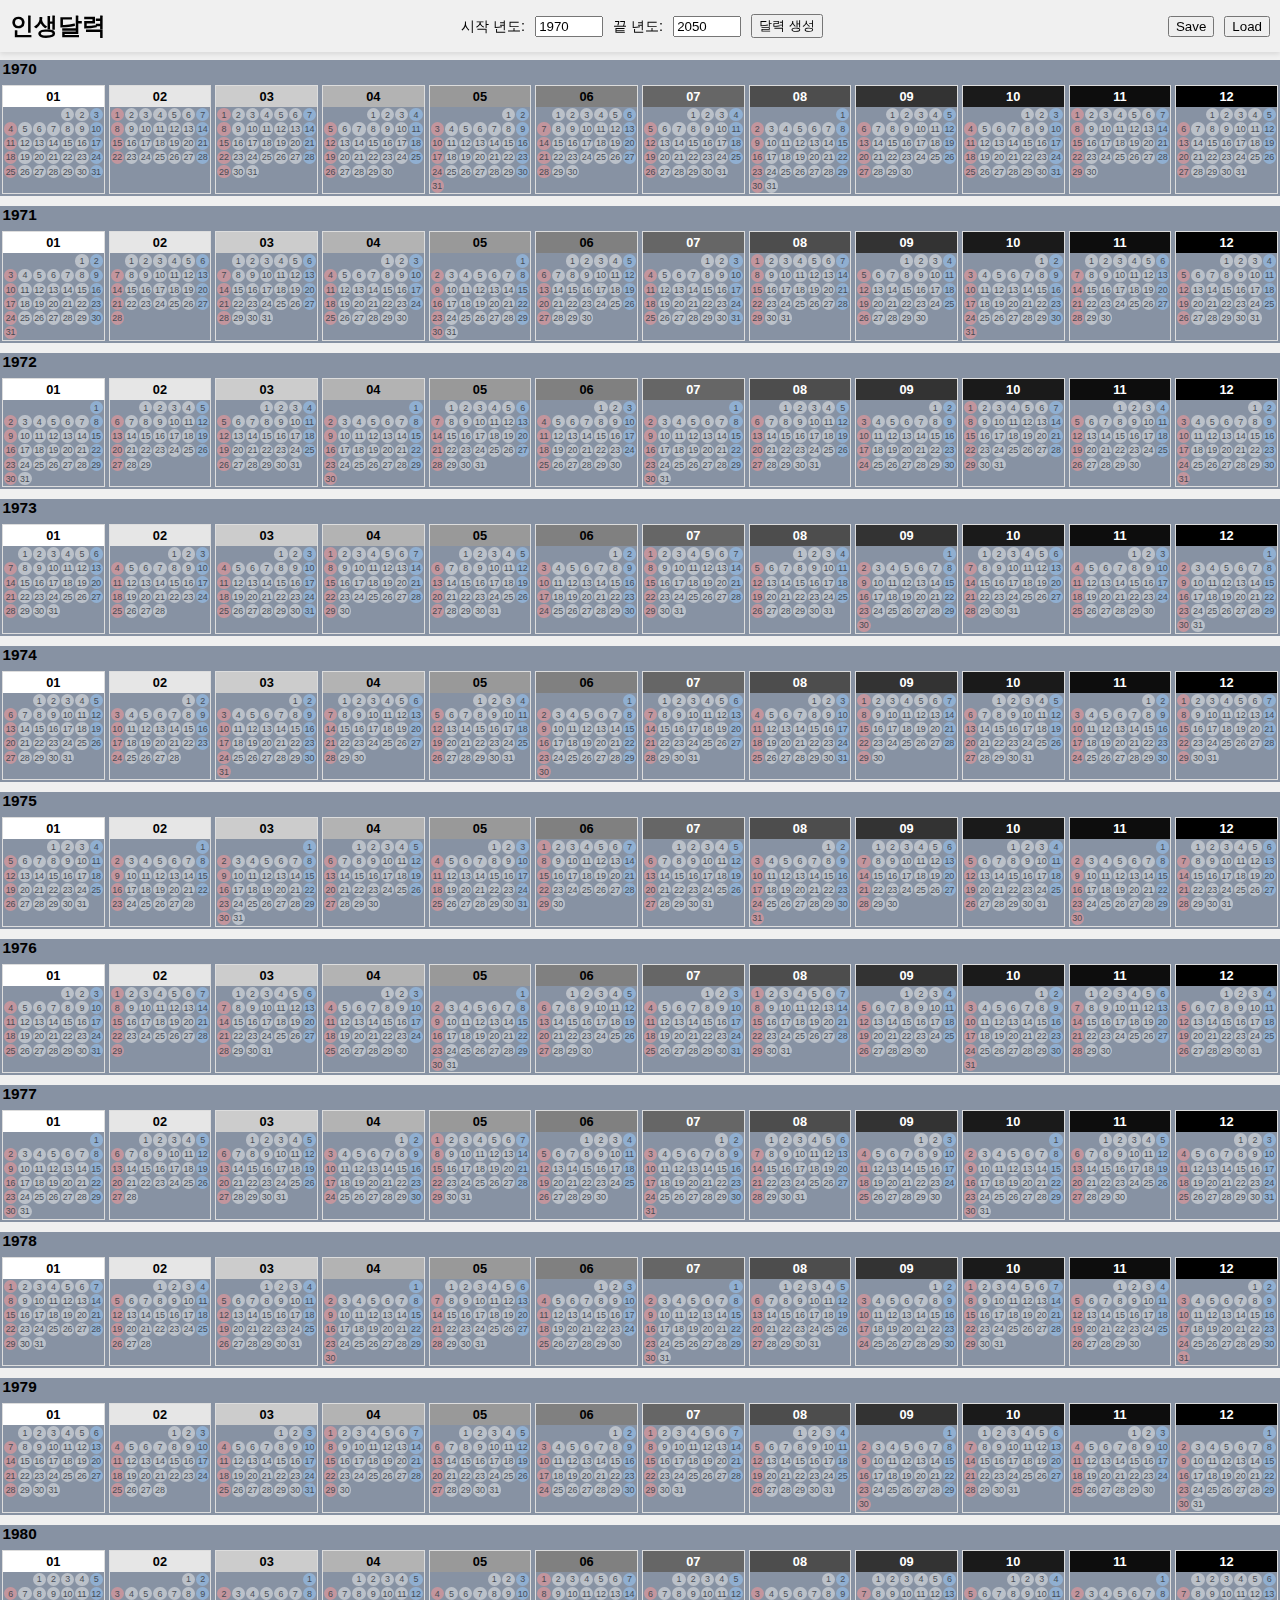
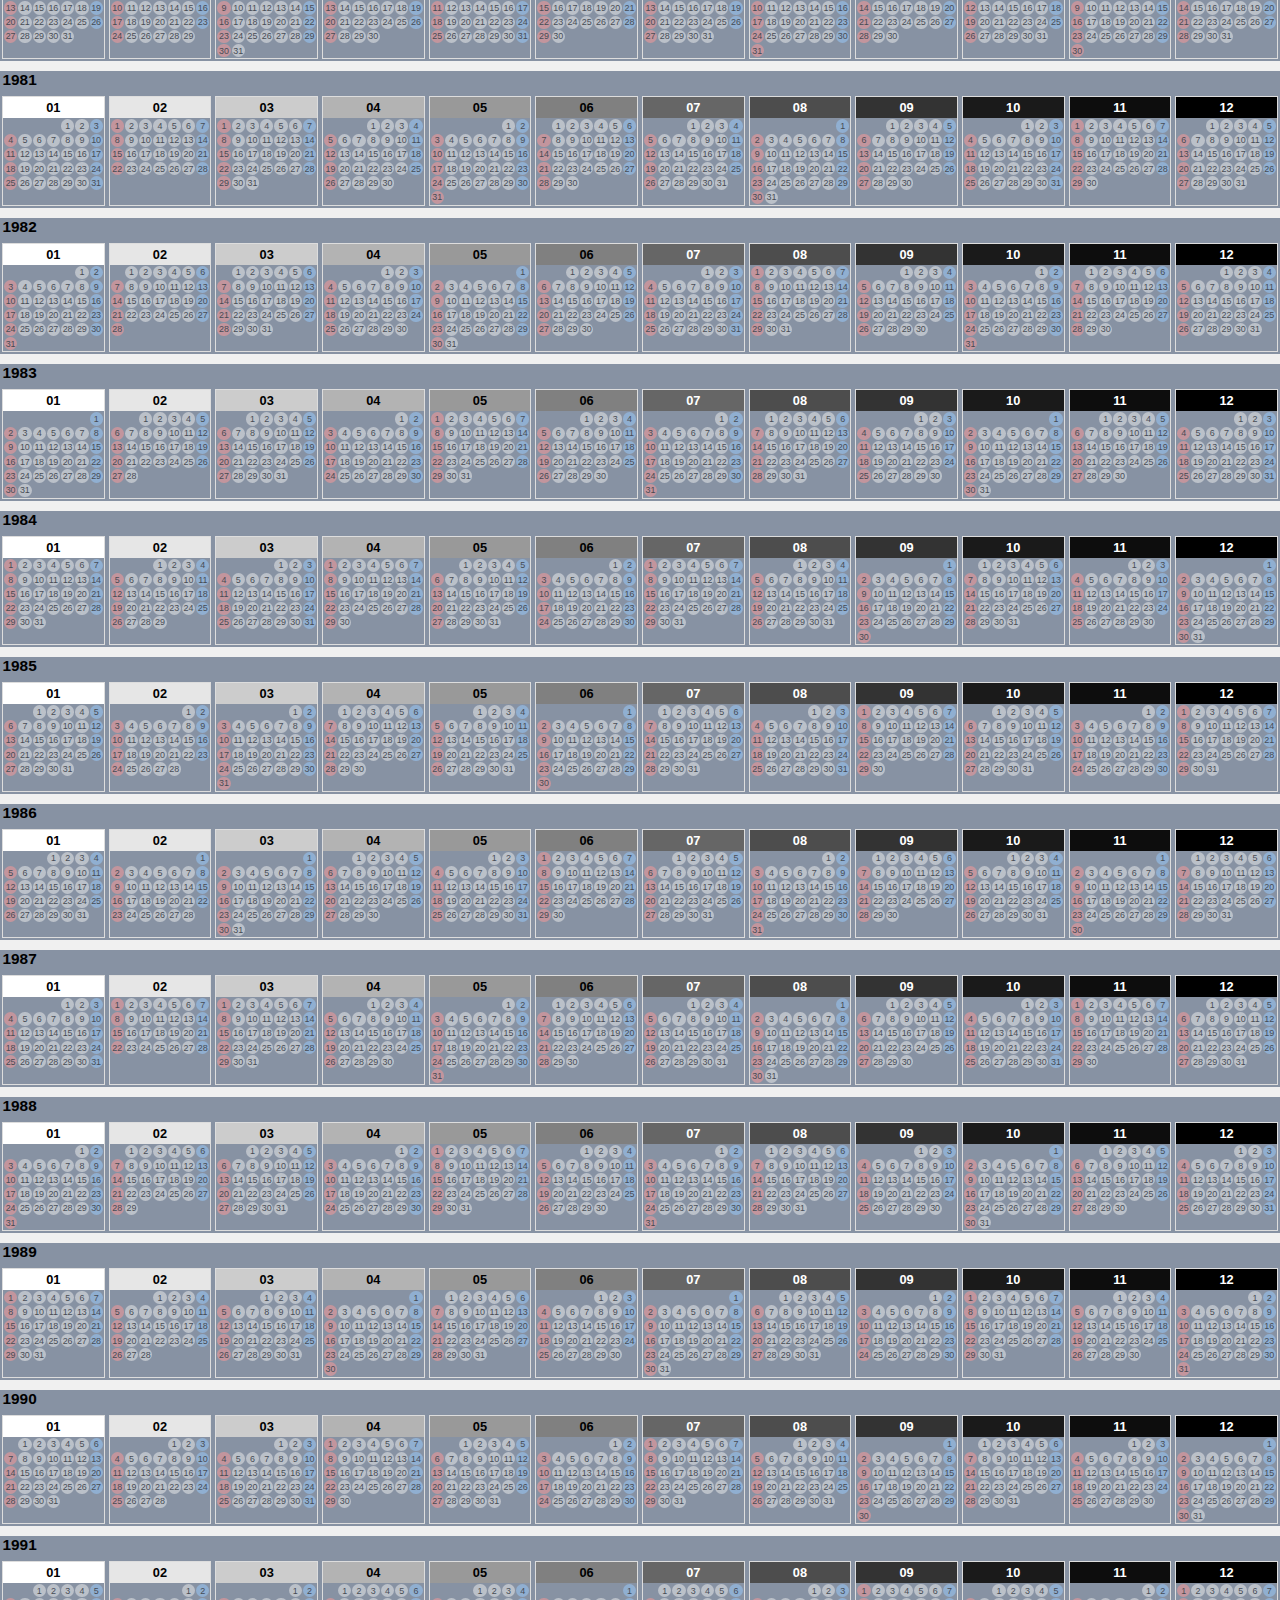
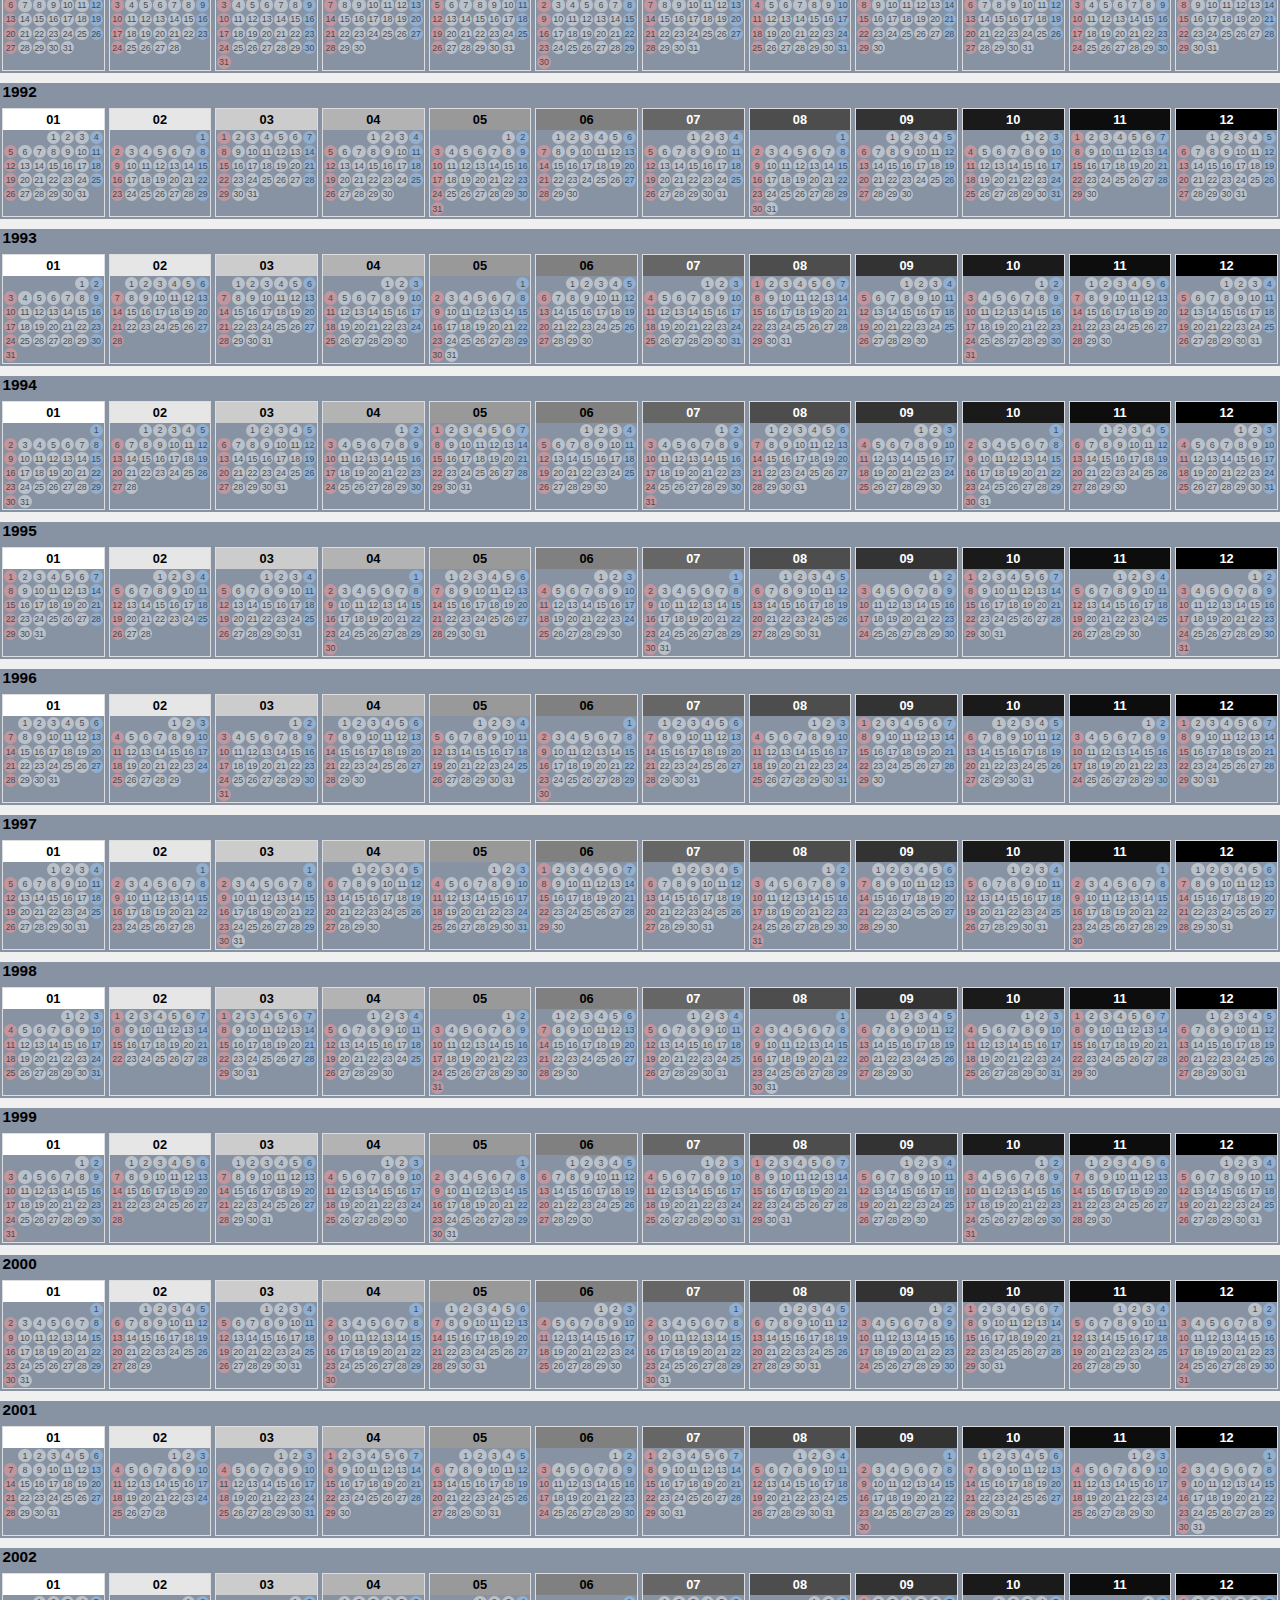
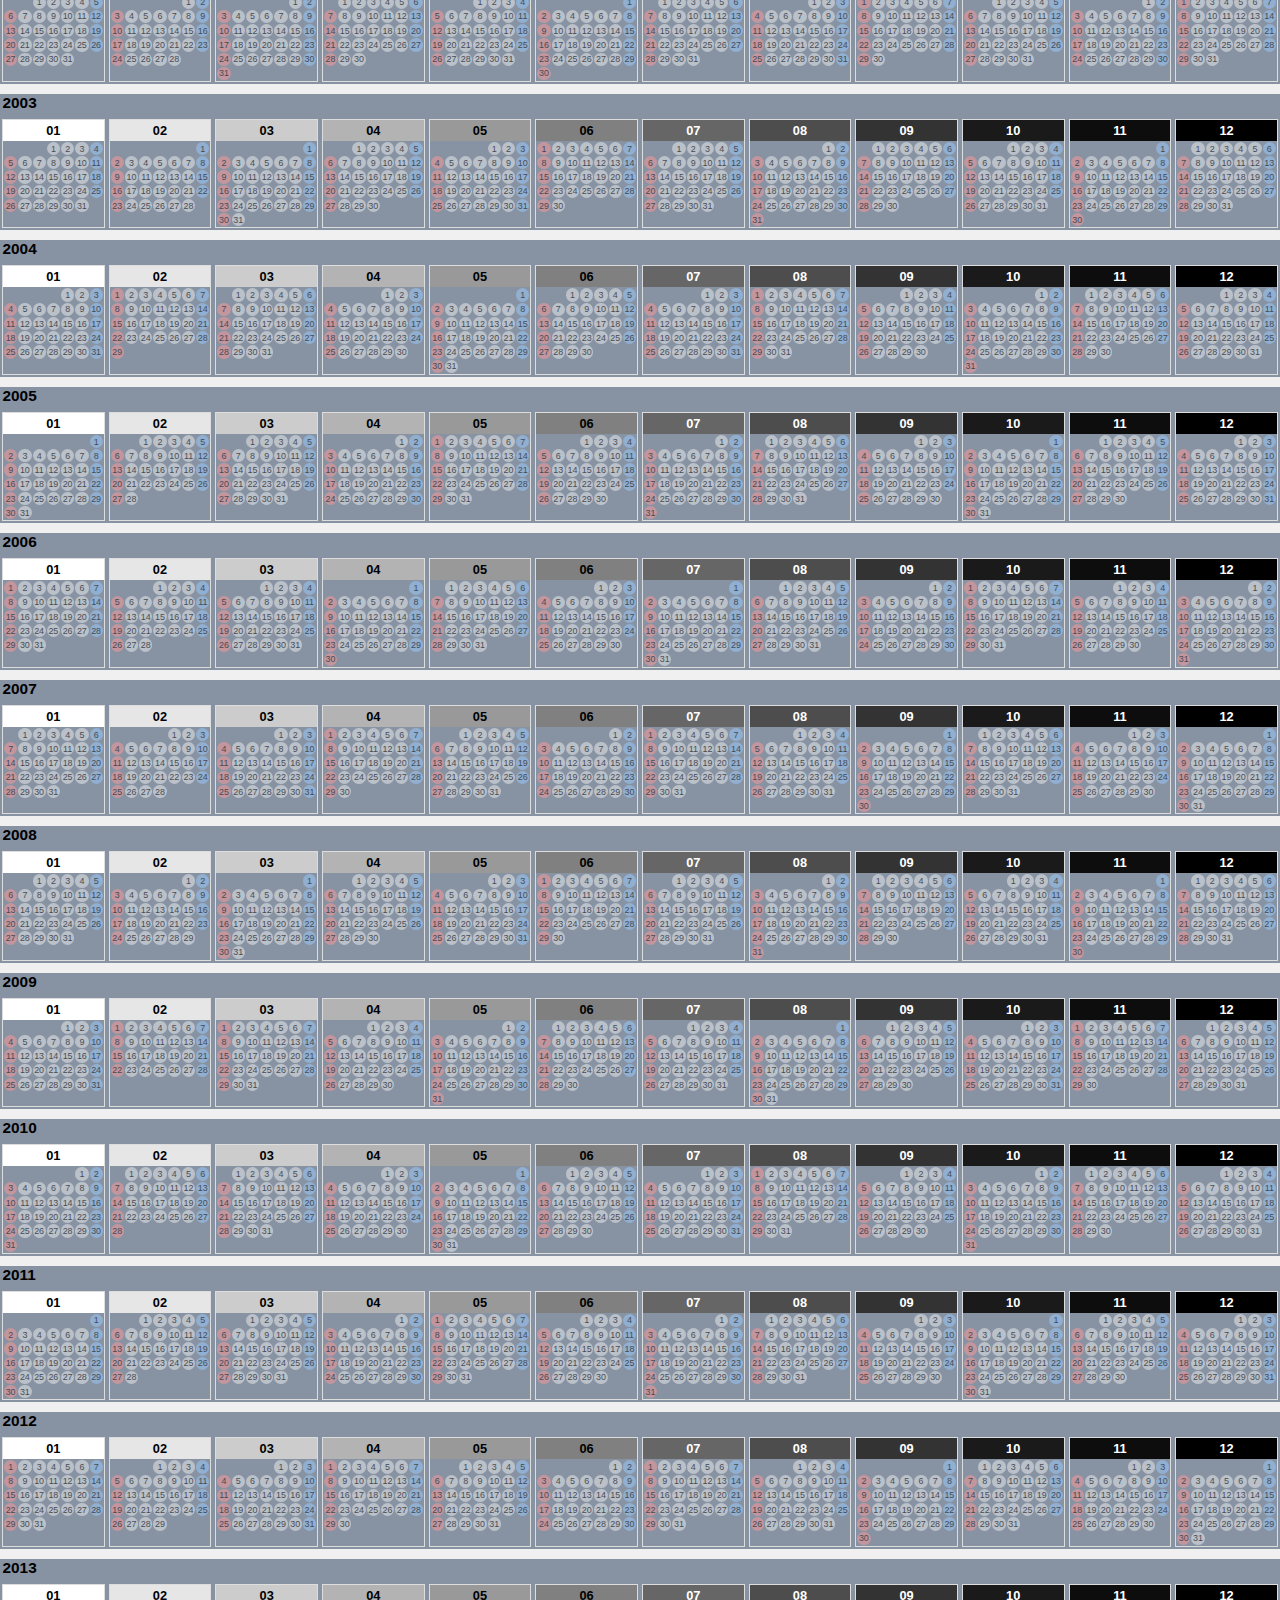
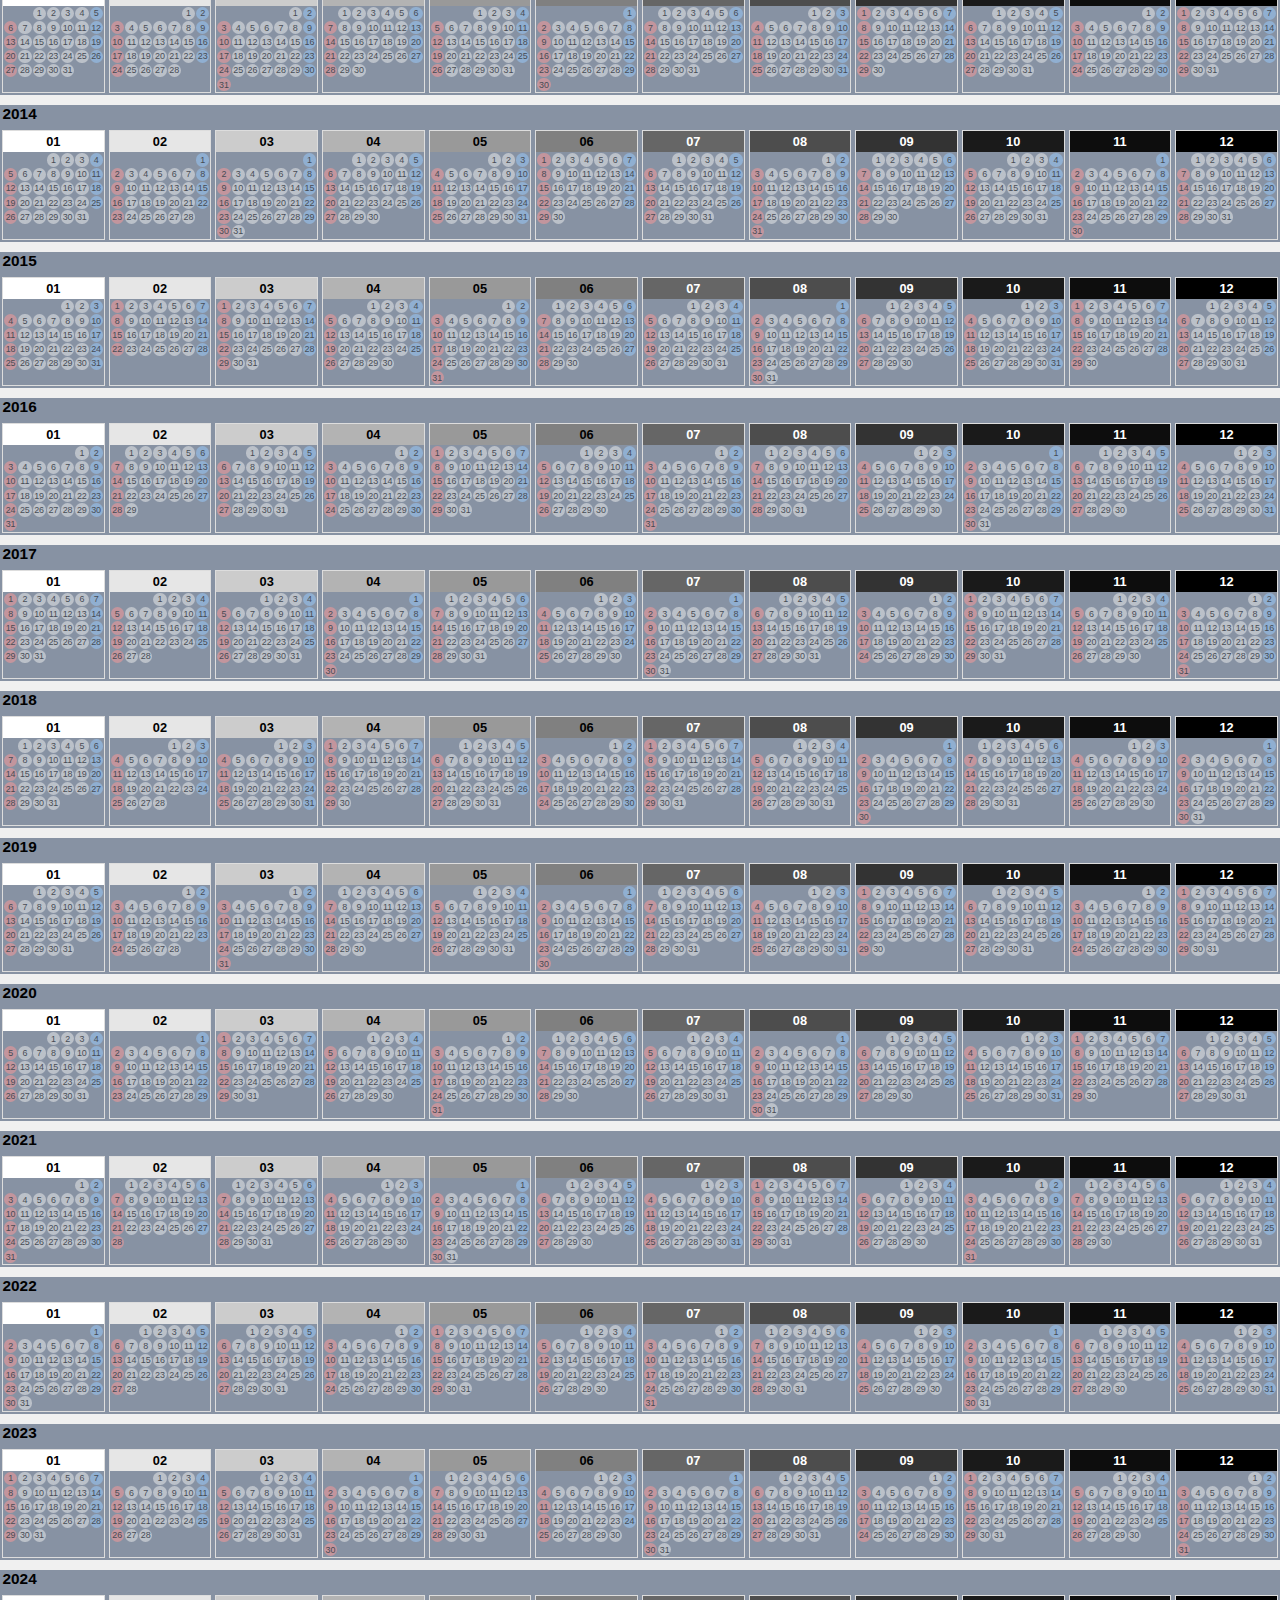
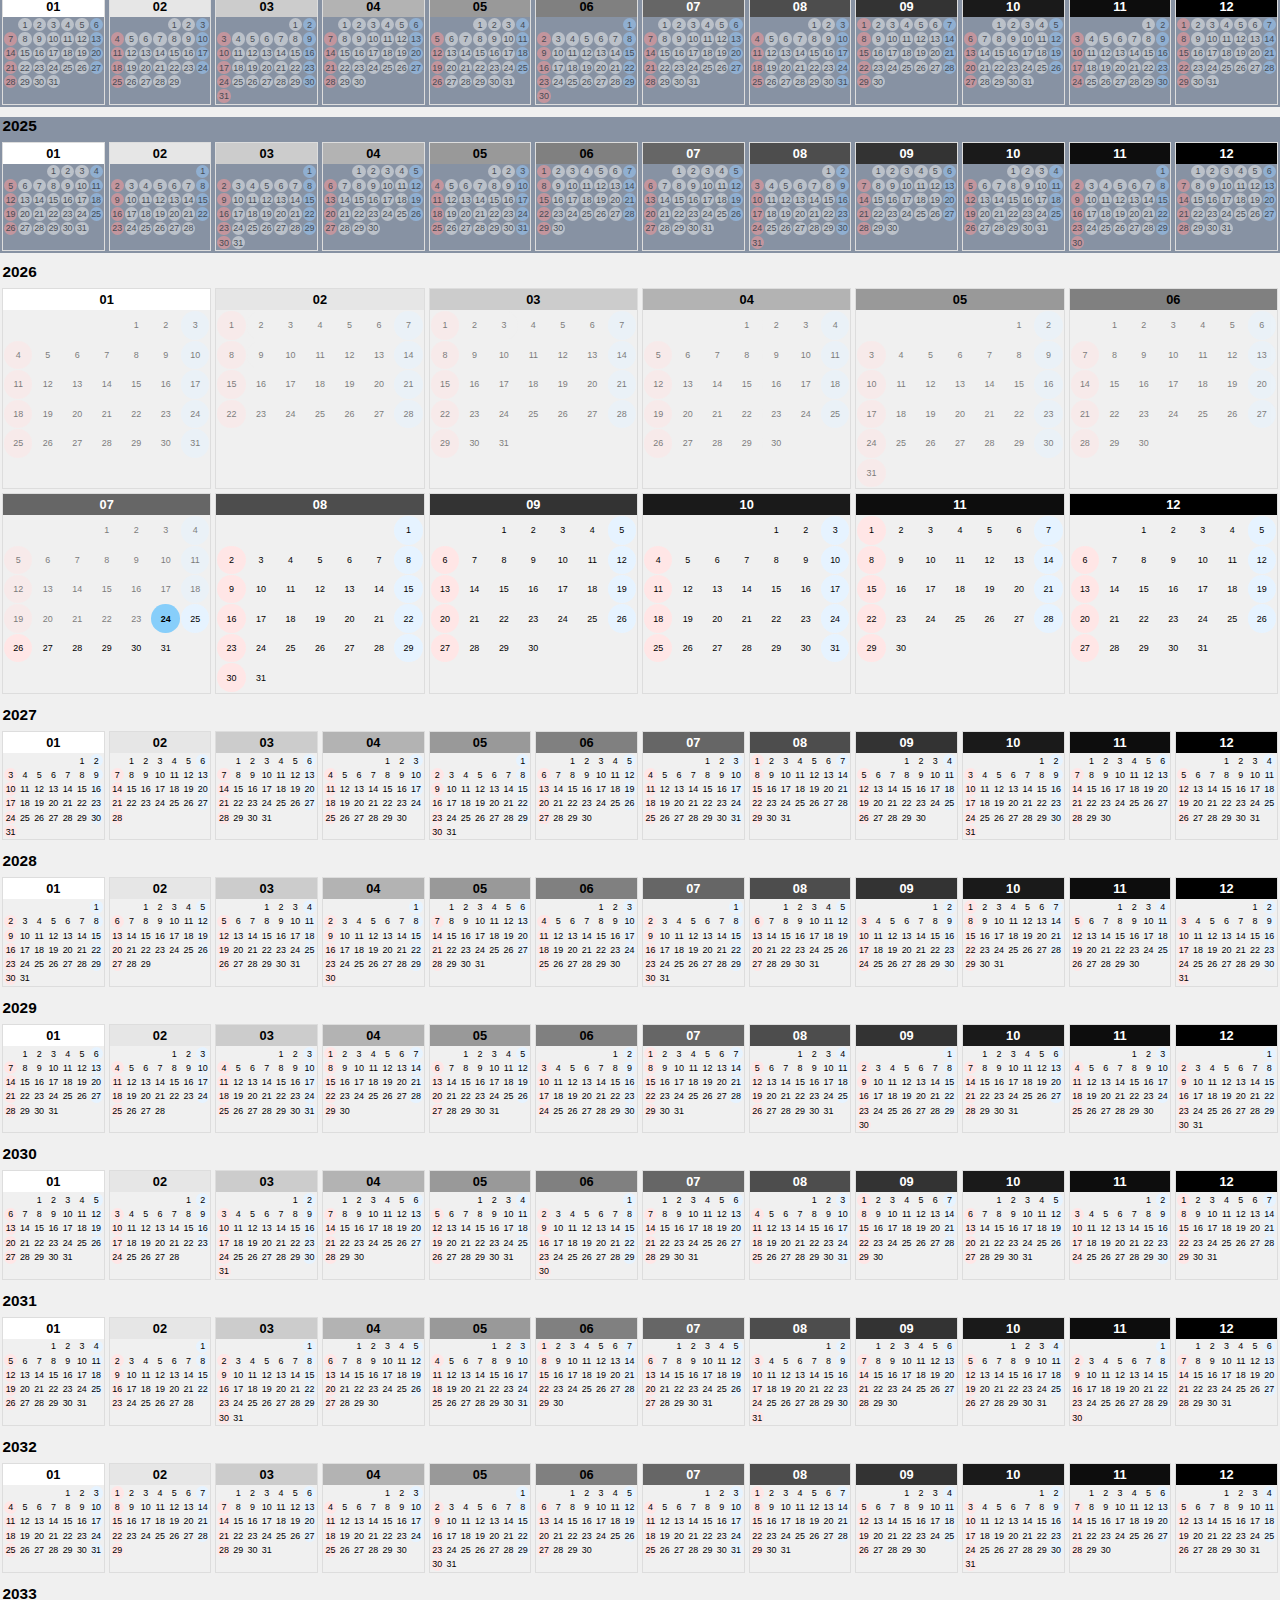
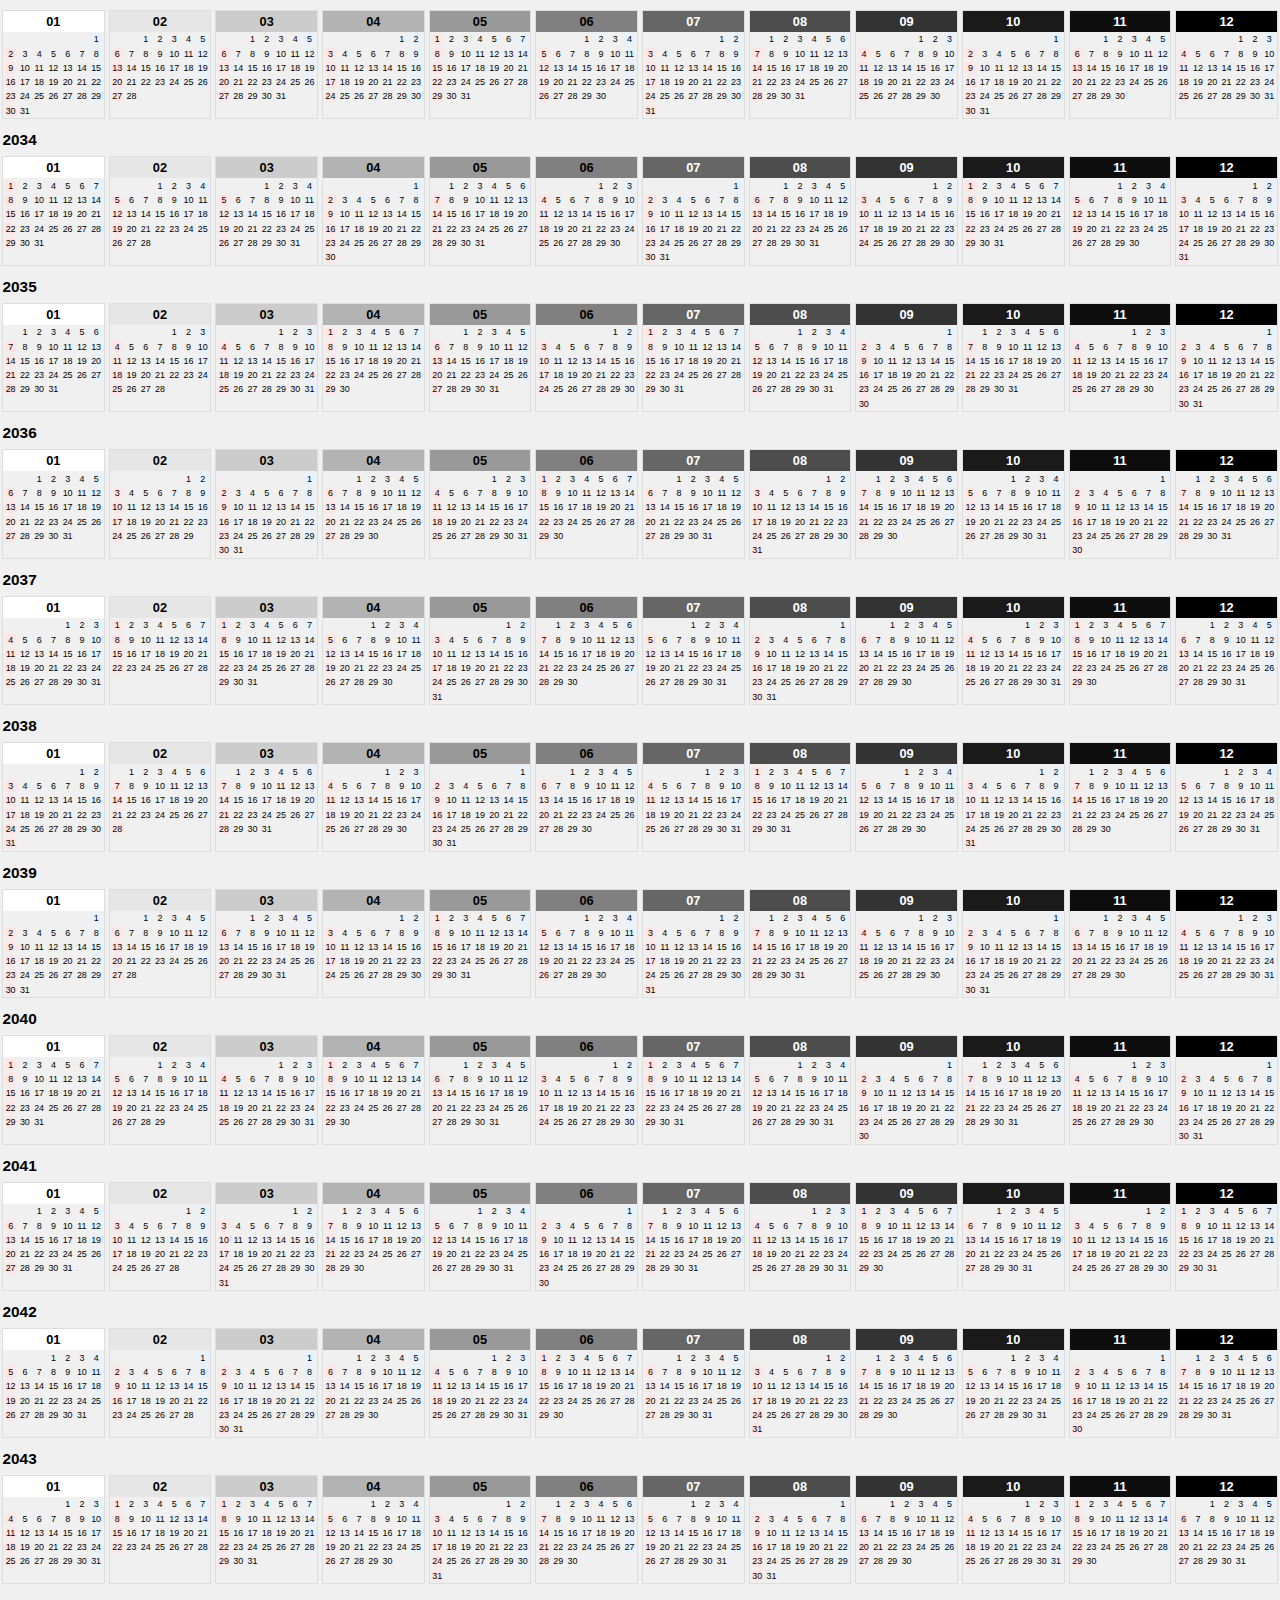
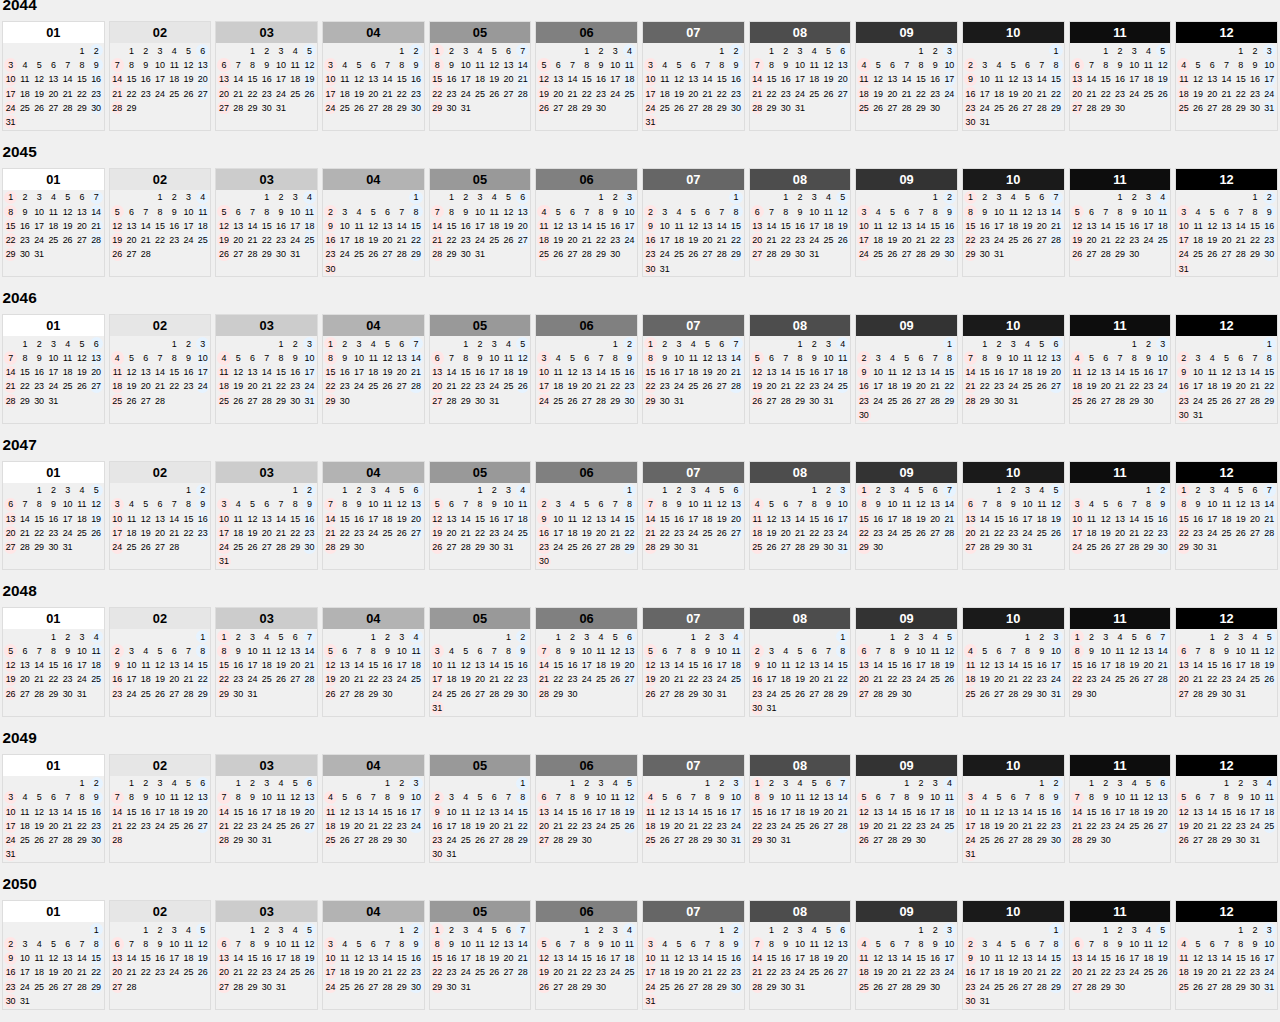
<file: prvt/cal100y/index.html>
<!DOCTYPE html>
<html lang="ko">

<head>
    <meta charset="UTF-8">
    <meta name="viewport" content="width=device-width, initial-scale=1.0">
    <title>cal100y</title>
    <link rel="stylesheet" href="style.css" />
</head>

<body>
    <div id="fixed-header">
        <h1>인생달력</h1>
        <div id="controls">
            <div id="center-controls">
                <label for="startYear">시작 년도:</label>
                <input type="number" id="startYear" min="1970" max="2050" value="1970" style="width: 60px;">
                <label for="endYear">끝 년도:</label>
                <input type="number" id="endYear" min="1970" max="2050" value="2050" style="width: 60px;">
                <button onclick="generateCalendar()">달력 생성</button>
            </div>
            <div id="right-controls">
                <button onclick="saveMemos()">Save</button>
                <button onclick="openLoadPopup()">Load</button>
            </div>
        </div>
    </div>
    <div id="content">
        <div id="calendar"></div>
    </div>

    <div id="memo-overlay"></div>
    <div id="memo-popup">
        <h3 id="memo-date"></h3>
        <textarea id="memo-text" rows="4" cols="50"></textarea>
        <br>
        <button onclick="saveMemo()">저장</button>
        <button id="delete-memo" style="display: none;" onclick="deleteMemo()">삭제</button>
        <button onclick="closeMemoPopup()">취소</button>
    </div>
    <div id="load-popup">
        <h3>Load Memos</h3>
        <textarea id="load-text" rows="4" cols="50"></textarea>
        <br>
        <button onclick="loadMemos()">Load</button>
        <button onclick="closeLoadPopup()">취소</button>
    </div>
</body>
<script src="index.js"></script>

</html>
</file>
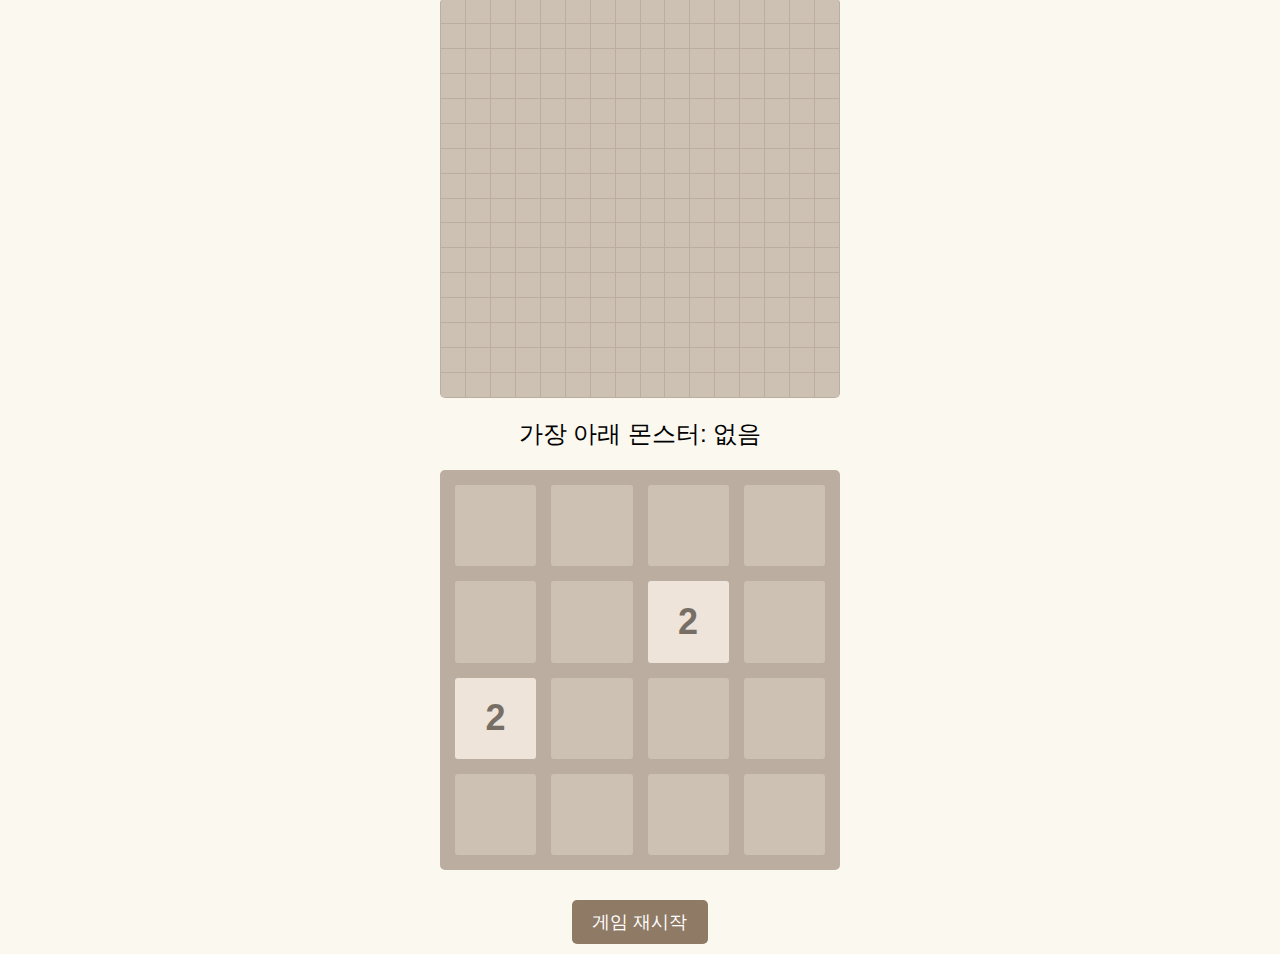
<file: prvt/monster-2048/index.html>
<!DOCTYPE html>
<html lang="ko">
    <head>
        <meta charset="UTF-8" />
        <meta name="viewport" content="width=device-width, initial-scale=1.0" />
        <title>2048 몬스터</title>
        <script src="https://cdnjs.cloudflare.com/ajax/libs/jquery/3.7.1/jquery.min.js"></script>
        <link rel="stylesheet" href="style.css" />
        <link rel="stylesheet" href="flame.css" />
    </head>
    <body>
        <div id="game-wrapper">
            <div id="score">점수: 0</div>
            <div id="monster-area"></div>
            <div id="lowest-monster">가장 아래 몬스터: 없음</div>
            <div id="game-container"></div>
            <div id="game-over">게임 오버</div>
            <button id="restart">게임 재시작</button>
        </div>
    </body>
    <script src="index.js"></script>
</html>
</file>
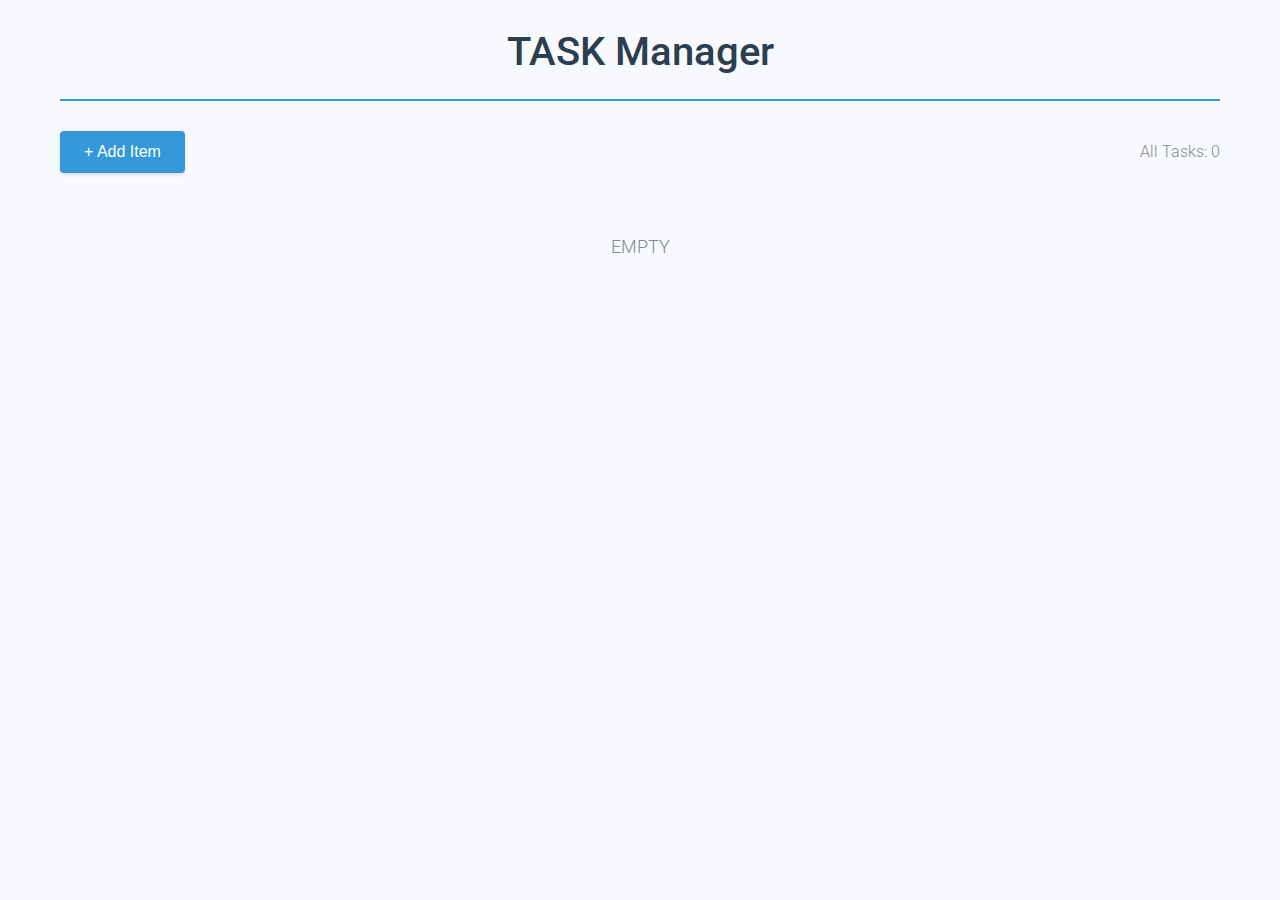
<file: prvt/taskmgnt/index.html>
<!DOCTYPE html>
<html lang="en">
<head>
    <meta charset="UTF-8">
    <meta name="viewport" content="width=device-width, initial-scale=1.0">
    <title>TASK Manager</title>
    <style>
@import url('https://fonts.googleapis.com/css2?family=Roboto:wght@300;400;500&display=swap');:root{--primary-color:#3498db;--secondary-color:#2c3e50;--background-color:#f7f9fc;--item-background:#fff;--border-color:#e0e0e0;--text-color:#333;--text-light:#7f8c8d}*{box-sizing:border-box;margin:0;padding:0}body{font-family:Roboto,sans-serif;line-height:1.6;background-color:var(--background-color);color:var(--text-color)}.container{width:95%;max-width:1200px;margin:0 auto;padding:20px}h1{text-align:center;color:var(--secondary-color);margin-bottom:30px;font-size:2.5em;font-weight:500;border-bottom:2px solid var(--primary-color);padding-bottom:15px}.action-bar{display:flex;justify-content:space-between;align-items:center;margin-bottom:30px;flex-wrap:wrap}#addItem{background-color:var(--primary-color);border:none;color:#fff;padding:12px 24px;text-align:center;text-decoration:none;font-size:16px;font-weight:500;cursor:pointer;border-radius:4px;transition:background-color .3s,transform .2s;box-shadow:0 2px 4px rgba(0,0,0,.1)}#addItem:hover{background-color:#2980b9;transform:translateY(-2px)}#taskCount{font-size:16px;color:var(--text-light);font-weight:300}.item{background-color:var(--item-background);border:1px solid var(--border-color);border-radius:8px;margin-bottom:20px;padding:20px;transition:box-shadow .3s,transform .2s}.item:hover{box-shadow:0 4px 12px rgba(0,0,0,.1);transform:translateY(-2px)}.item-grid{display:flex;align-items:center;gap:10px;margin-bottom:15px;flex-wrap:wrap}.item input[type=date],.item input[type=text],.item select{padding:8px;border:1px solid var(--border-color);border-radius:4px;font-size:14px;transition:border-color .3s}.item input[type=date]:focus,.item input[type=text]:focus,.item select:focus,.item textarea:focus{outline:0;border-color:var(--primary-color)}.item textarea{width:100%;padding:10px;border:1px solid var(--border-color);border-radius:4px;resize:vertical;min-height:80px;font-size:14px;margin-top:10px}.item input[type=text].title{flex-grow:1}.item input[type=text].link{width:120px}.item select{width:100px}.item input[type=date]{width:130px}.dropdown{position:relative;display:inline-block}.dropdown button{background-color:transparent;border:none;font-size:20px;cursor:pointer;padding:5px 10px}.dropdown-content{display:none;position:absolute;background-color:var(--item-background);min-width:160px;box-shadow:0 8px 16px 0 rgba(0,0,0,.2);z-index:1;right:0;border-radius:4px}.dropdown-content a{color:var(--text-color);padding:12px 16px;text-decoration:none;display:block;transition:background-color .3s}.dropdown-content a:hover{background-color:var(--background-color)}.show{display:block}.finished{opacity:.7}.finished input,.finished select,.finished textarea{background-color:var(--background-color);color:var(--text-light);pointer-events:none}.empty-message{text-align:center;font-size:18px;color:var(--text-light);margin-top:30px;padding:30px;background-color:var(--background-color);border-radius:8px;font-weight:300}.separator{border-top:2px solid var(--border-color);margin:30px 0;text-align:center;position:relative}.separator span{background-color:var(--background-color);padding:0 15px;position:relative;top:-14px;color:var(--text-light);font-weight:300}.drag-handle{cursor:move;padding:5px;color:var(--text-light);font-size:20px}@media (max-width:768px){.item-grid{flex-direction:column;align-items:stretch}.item input[type=date],.item input[type=text],.item select{width:100%}.action-bar{flex-direction:column;align-items:stretch}#addItem,#taskCount{width:100%;margin-bottom:10px}.item{padding:15px}}
    </style>
</head>
<body>
    <div class="container">
        <h1>TASK Manager</h1>
        <div class="action-bar">
            <button id="addItem">+ Add Item</button>
            <span id="taskCount">All Tasks: 0</span>
        </div>
        <div id="itemList"></div>
    </div>

    <script>
        let items = [];

        const createItem = () => ({
            id: Date.now(),
            title: '',
            status: 'Wait',
            description: '',
            link: '',
            date: new Date().toISOString().split('T')[0],
            isFinished: false
        });

        const renderItem = (item) => {
            const statuses = ['Wait', 'Analyze', 'Develop', 'Test', 'Done'];
            const statusOptions = statuses.map(status => 
                `<option value="${status}" ${item.status === status ? 'selected' : ''}>${status}</option>`
            ).join('');

            return `
                <div class="item ${item.isFinished ? 'finished' : ''}" draggable="${!item.isFinished}" data-id="${item.id}">
                    <div class="item-grid">
                        <span class="drag-handle">≡</span>
                        <input type="text" class="title" value="${item.title}" placeholder="Title" oninput="updateItem(${item.id}, 'title', this.value)" ${item.isFinished ? 'disabled' : ''}>
                        <select onchange="updateItem(${item.id}, 'status', this.value)" ${item.isFinished ? 'disabled' : ''}>
                            ${statusOptions}
                        </select>
                        <input type="date" value="${item.date}" onchange="updateItem(${item.id}, 'date', this.value)" ${item.isFinished ? 'disabled' : ''}>
                        <input type="text" class="link" value="${item.link}" placeholder="Link" oninput="updateItem(${item.id}, 'link', this.value)" ${item.isFinished ? 'disabled' : ''}>
                        <div class="dropdown">
                            <button onclick="toggleDropdown(${item.id})">⋮</button>
                            <div id="dropdown-${item.id}" class="dropdown-content">
                                <a href="#" onclick="event.preventDefault(); finishItem(${item.id});">${item.isFinished ? '🔄 Unfinish' : '✅ Finish'}</a>
                                <a href="#" onclick="event.preventDefault(); deleteItem(${item.id});">🗑 Delete</a>
                            </div>
                        </div>
                    </div>
                    <textarea placeholder="Description" oninput="updateItem(${item.id}, 'description', this.value)" ${item.isFinished ? 'disabled' : ''}>${item.description}</textarea>
                </div>
            `;
        };

        const renderItems = () => {
            const itemListElement = document.getElementById('itemList');
            const [unfinishedItems, finishedItems] = [items.filter(item => !item.isFinished), items.filter(item => item.isFinished)];

            let content = unfinishedItems.length === 0 ? '<div class="empty-message">EMPTY</div>' : unfinishedItems.map(renderItem).join('');

            if (finishedItems.length > 0) {
                content += '<div class="separator"><span>Finished Items</span></div>' + finishedItems.map(renderItem).join('');
            }

            itemListElement.innerHTML = content;
            setupDragAndDrop();
            updateTaskCount();
        };

        const updateTaskCount = () => {
            document.getElementById('taskCount').textContent = `All Tasks: ${items.length}`;
        };

        const addItem = () => {
            items.push(createItem());
            renderItems();
        };

        const updateItem = (id, field, value) => {
            const item = items.find(item => item.id === id);
            if (item && !item.isFinished) {
                item[field] = value;
            }
        };

        const toggleDropdown = (id) => {
            document.getElementById(`dropdown-${id}`).classList.toggle("show");
        };

        const deleteItem = (id) => {
            items = items.filter(item => item.id !== id);
            renderItems();
        };

        const finishItem = (id) => {
            const item = items.find(item => item.id === id);
            if (item) {
                item.isFinished = !item.isFinished;
                if (item.isFinished) {
                    item.status = 'Done';
                    item.date = new Date().toISOString().split('T')[0];
                }
                renderItems();
            }
        };

        const setupDragAndDrop = () => {
            const itemList = document.getElementById('itemList');
            const itemElements = itemList.getElementsByClassName('item');

            Array.from(itemElements).forEach(item => {
                if (!item.classList.contains('finished')) {
                    item.addEventListener('dragstart', dragStart);
                    item.addEventListener('dragover', dragOver);
                    item.addEventListener('drop', drop);
                    item.addEventListener('dragend', dragEnd);
                }
            });
        };

        const dragStart = (e) => {
            e.dataTransfer.setData('text/plain', e.target.dataset.id);
            e.target.style.opacity = '0.5';
        };

        const dragOver = (e) => e.preventDefault();

        const drop = (e) => {
            e.preventDefault();
            const id = e.dataTransfer.getData('text');
            const draggingElement = document.querySelector(`[data-id="${id}"]`);
            const dropZone = e.target.closest('.item');
            
            if (draggingElement && dropZone && !dropZone.classList.contains('finished')) {
                const tempItems = Array.from(items);
                const [fromIndex, toIndex] = [
                    tempItems.findIndex(item => item.id === parseInt(id)),
                    tempItems.findIndex(item => item.id === parseInt(dropZone.dataset.id))
                ];
                
                const [reorderedItem] = tempItems.splice(fromIndex, 1);
                tempItems.splice(toIndex, 0, reorderedItem);
                
                items = tempItems;
                renderItems();
            }
        };

        const dragEnd = (e) => {
            e.target.style.opacity = '1';
        };

        window.onclick = (event) => {
            if (!event.target.matches('.dropdown button')) {
                document.querySelectorAll(".dropdown-content.show").forEach(openDropdown => {
                    openDropdown.classList.remove('show');
                });
            }
        };

        document.getElementById('addItem').addEventListener('click', addItem);
        renderItems();
    </script>
</body>
</html>
</file>
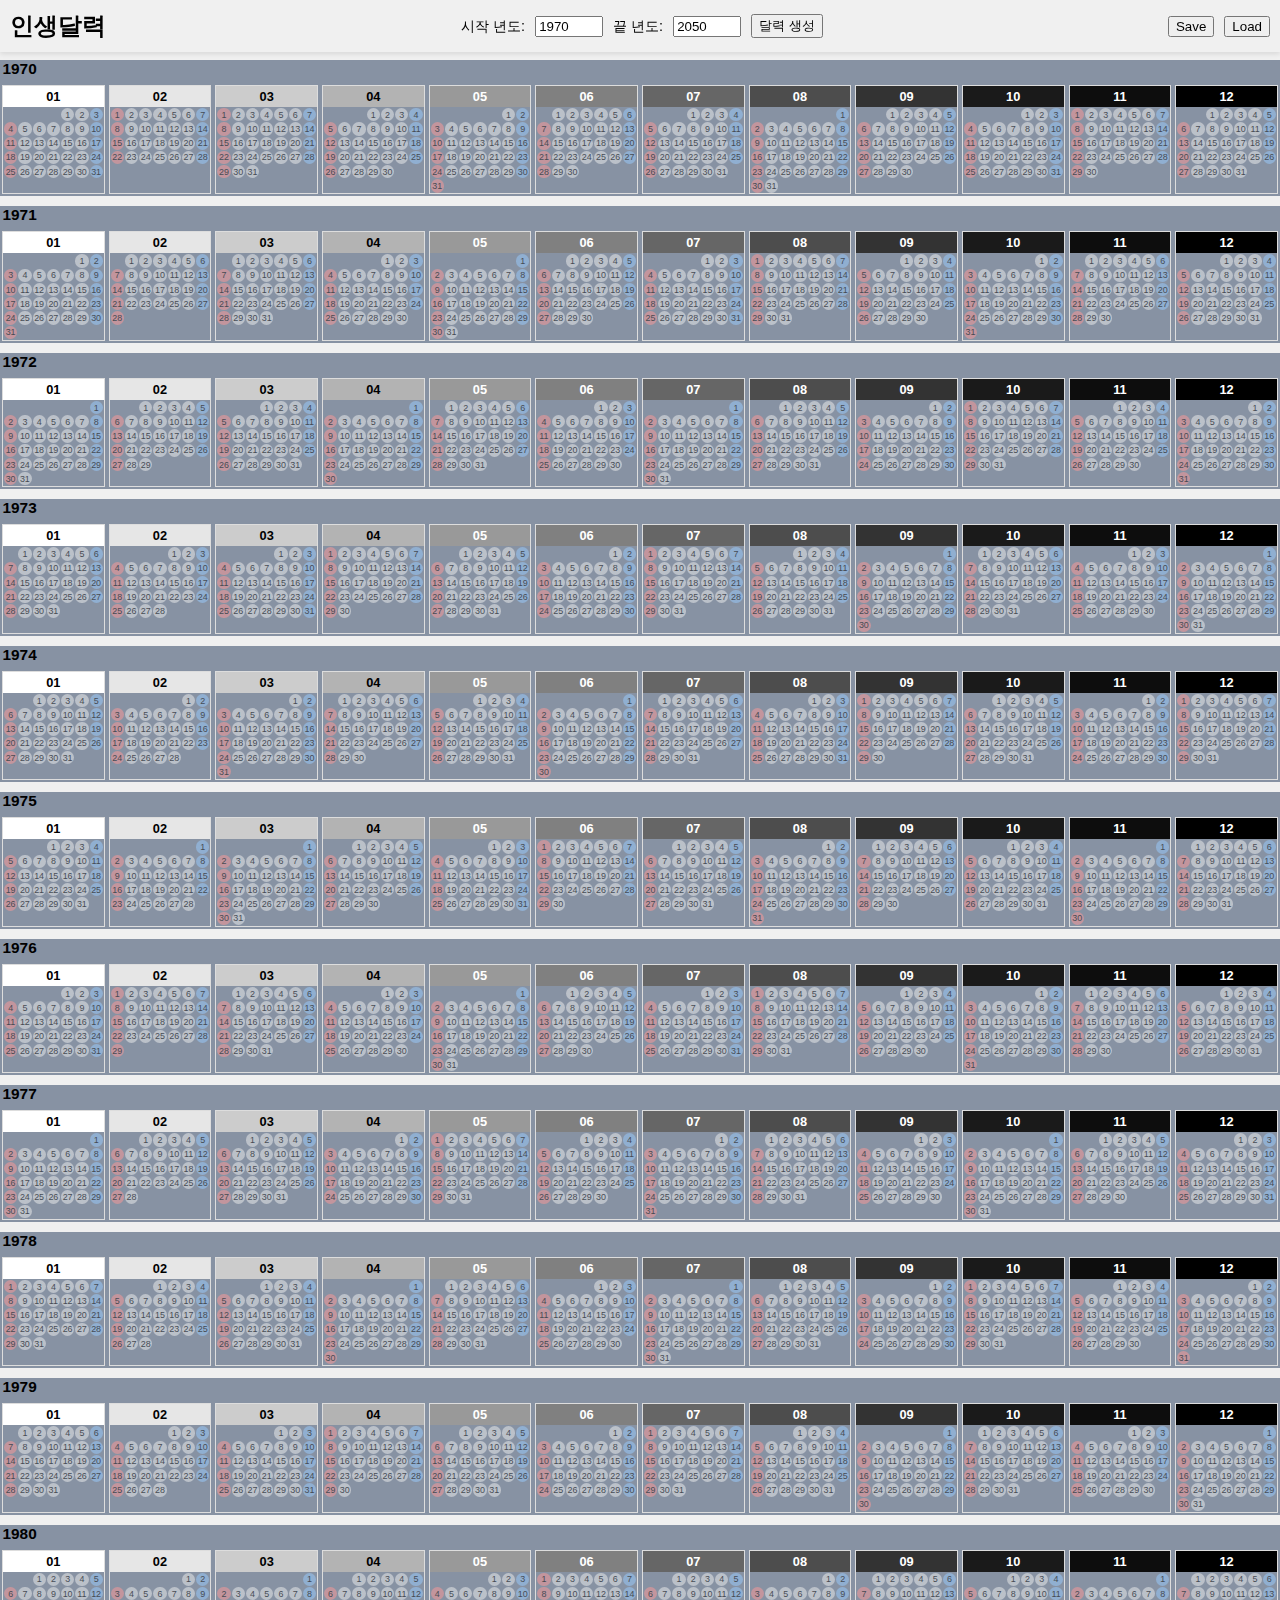
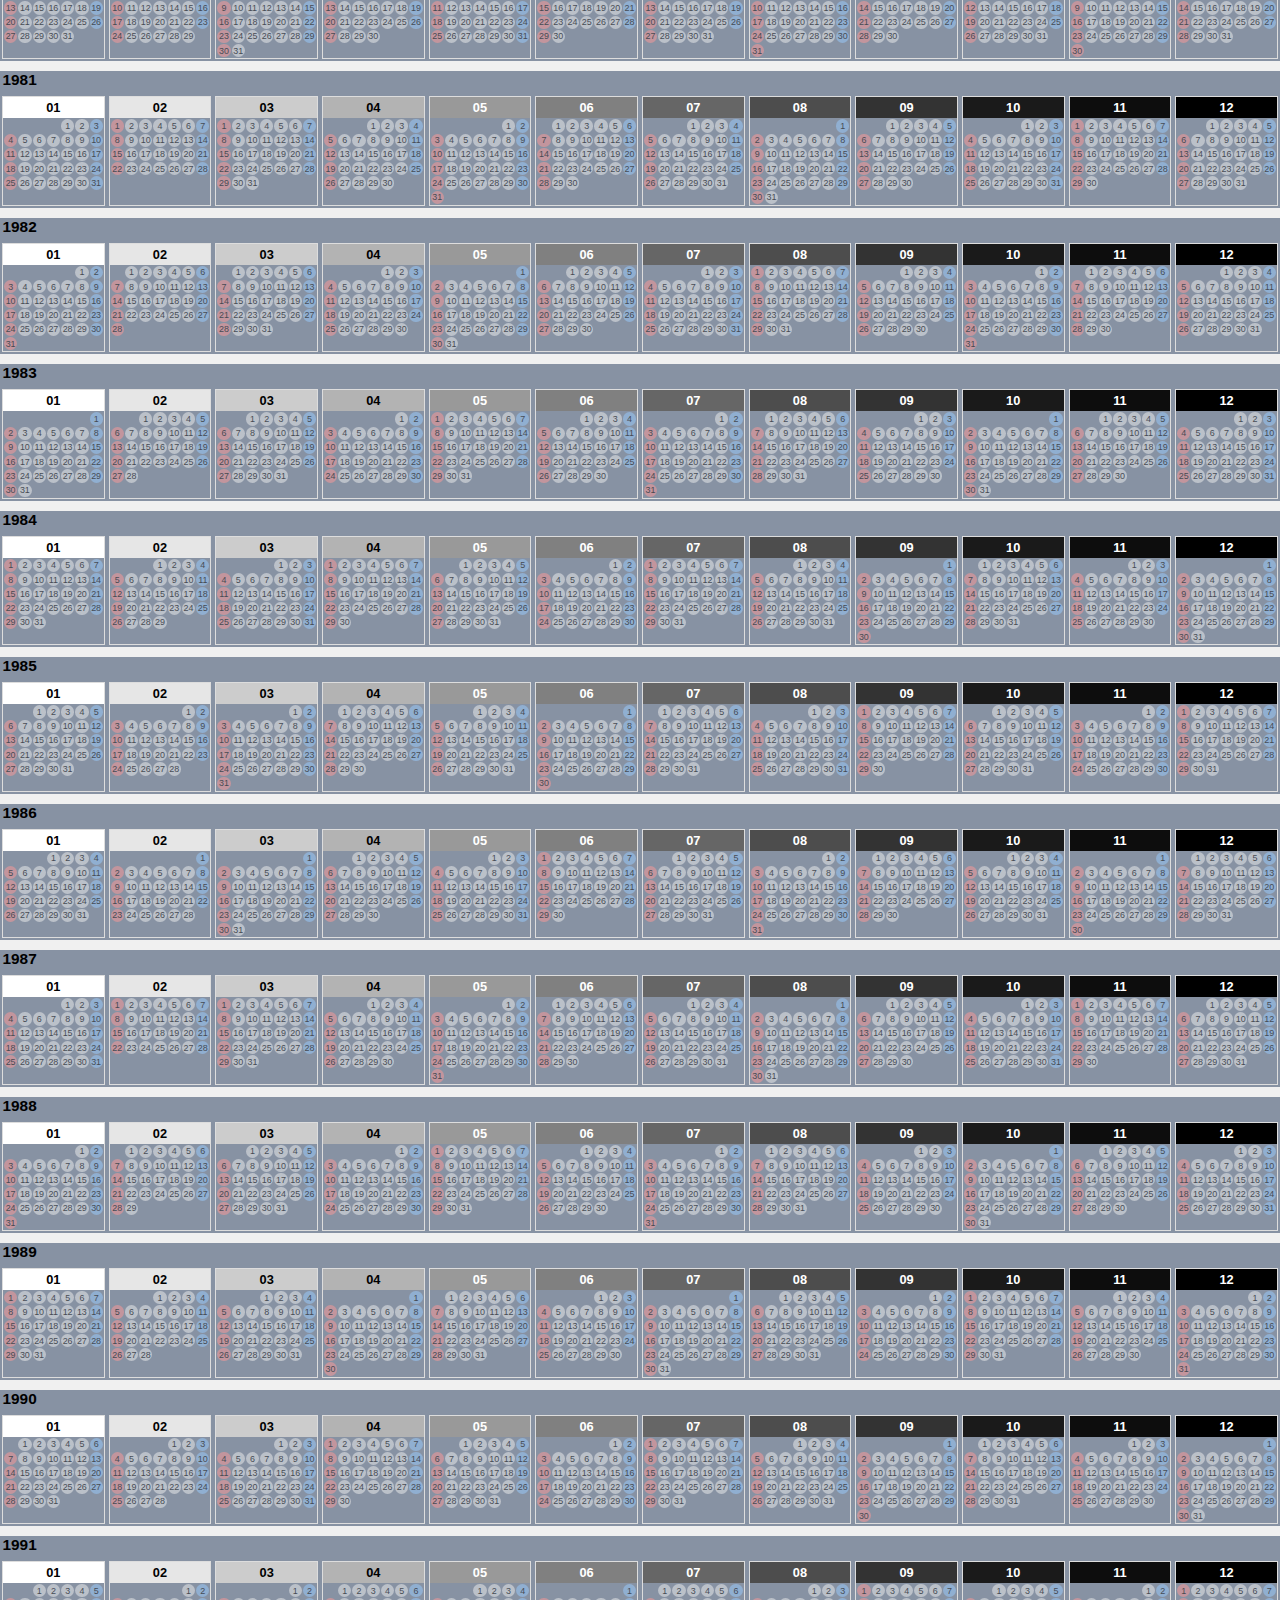
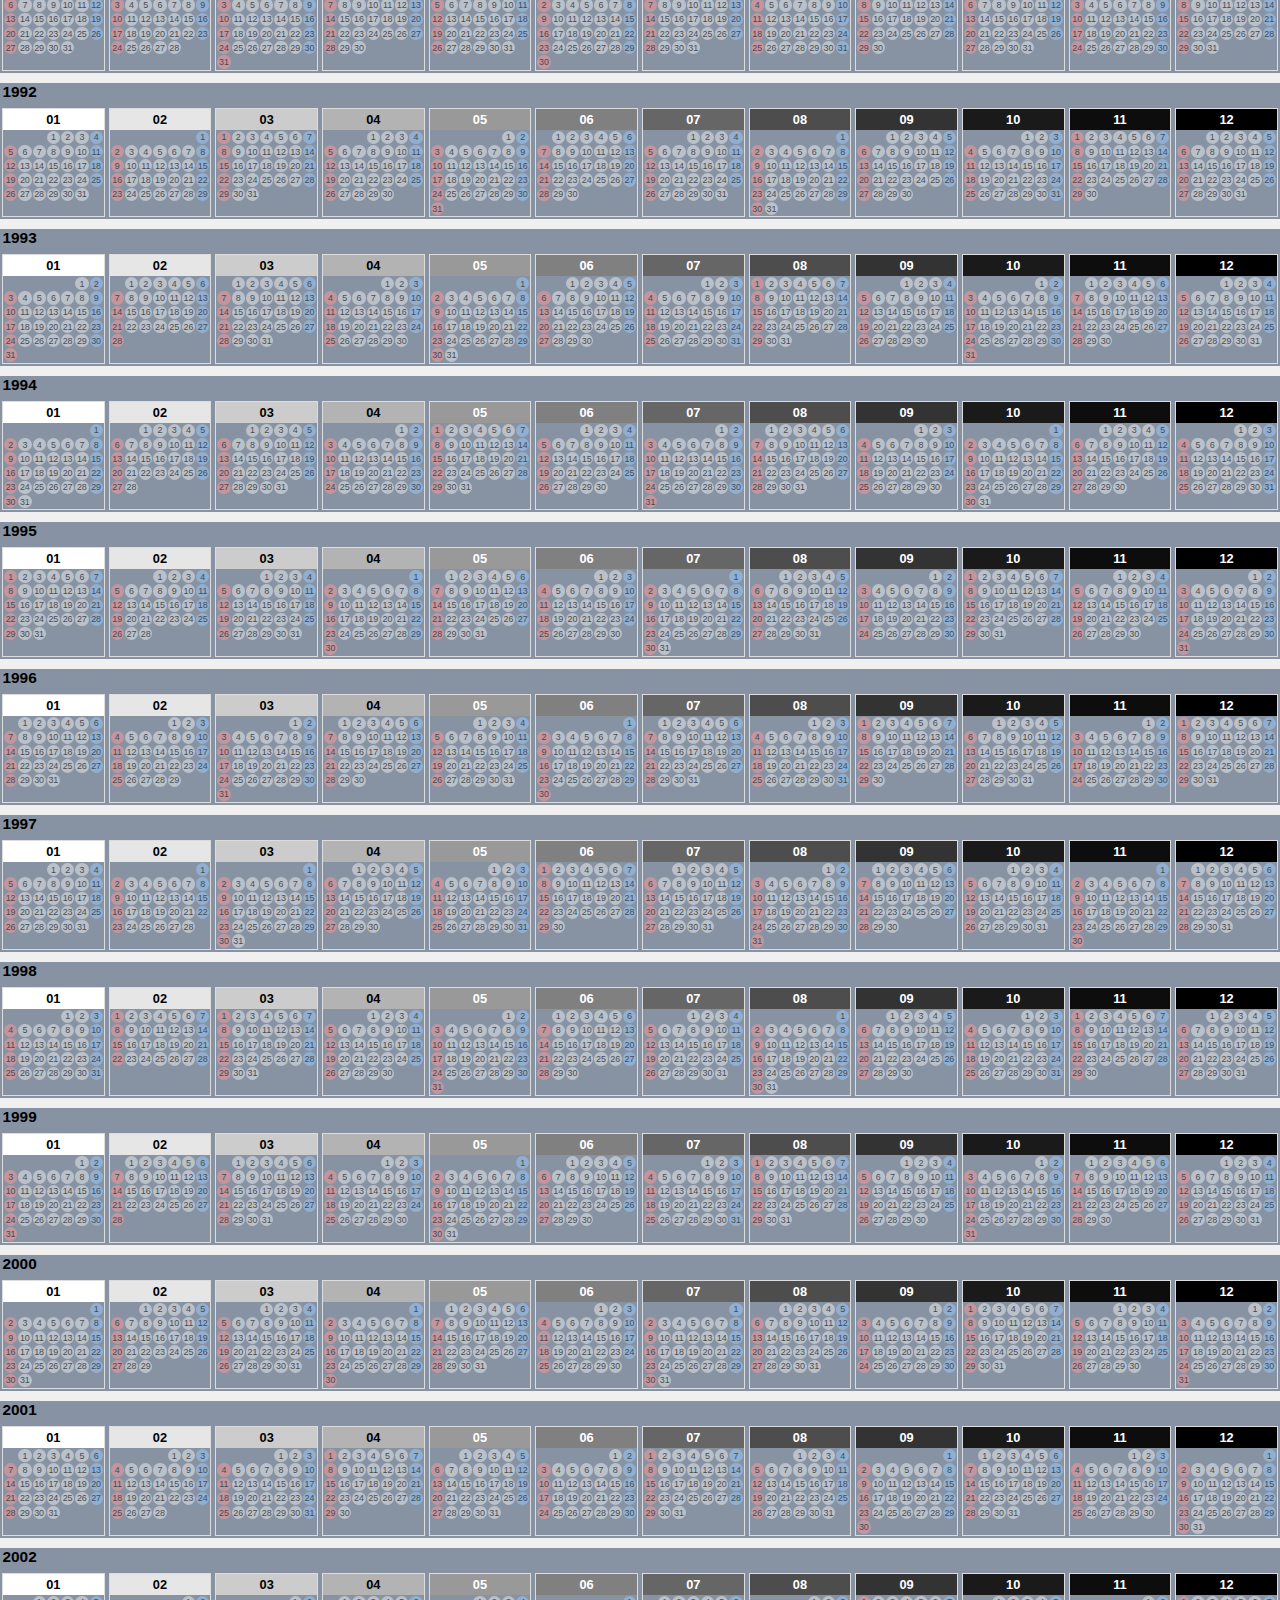
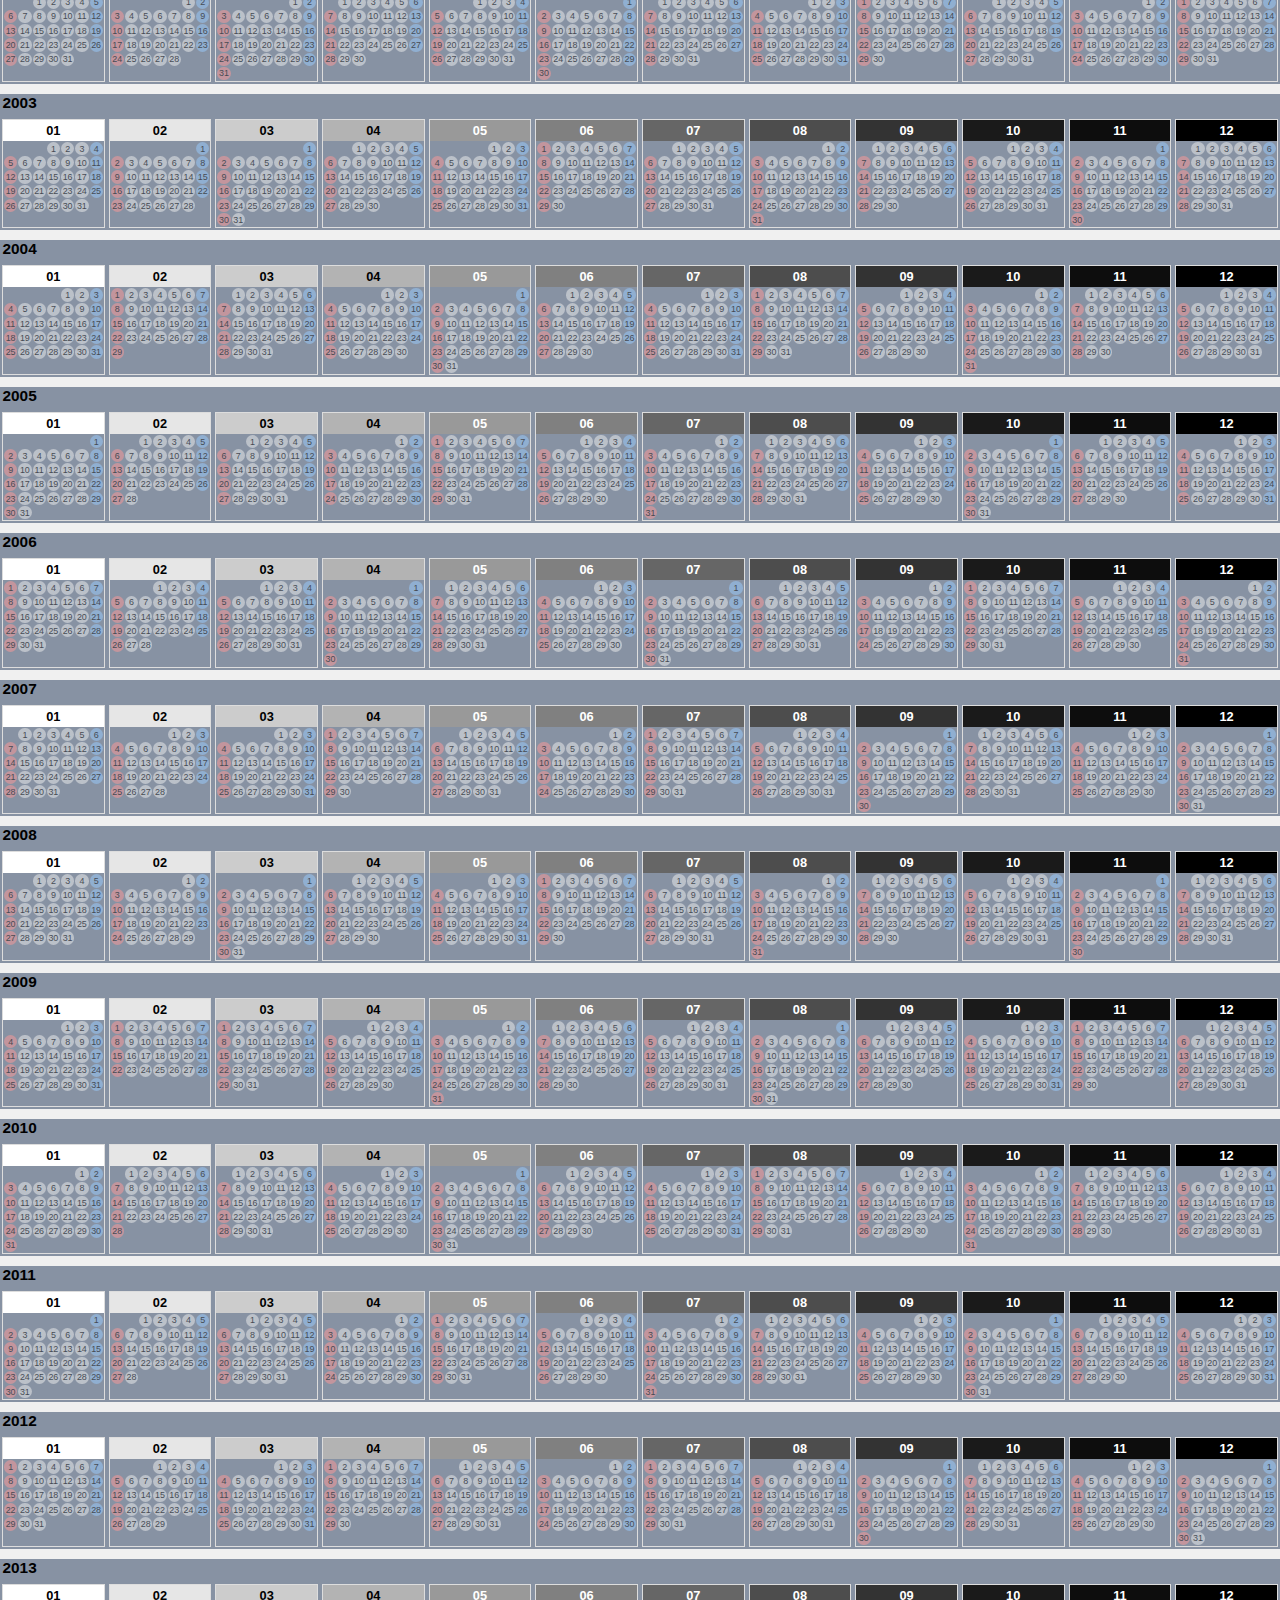
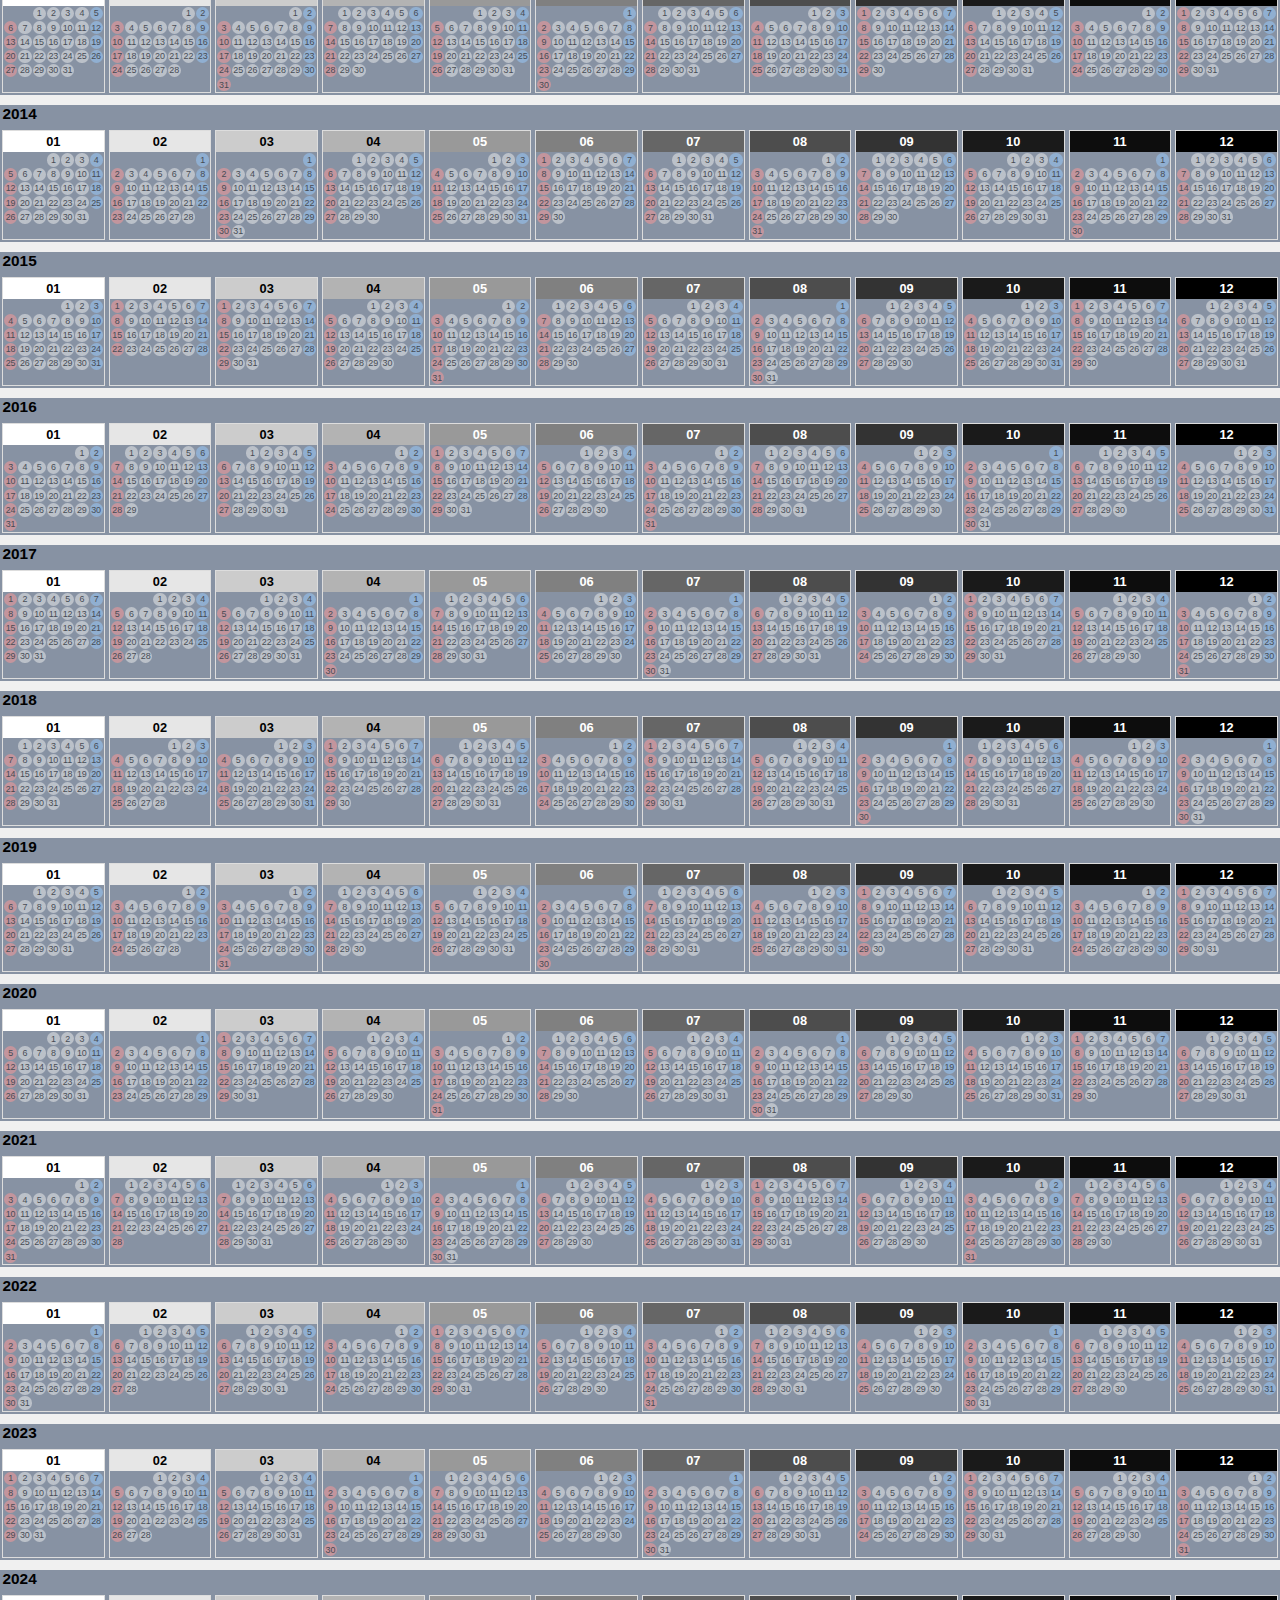
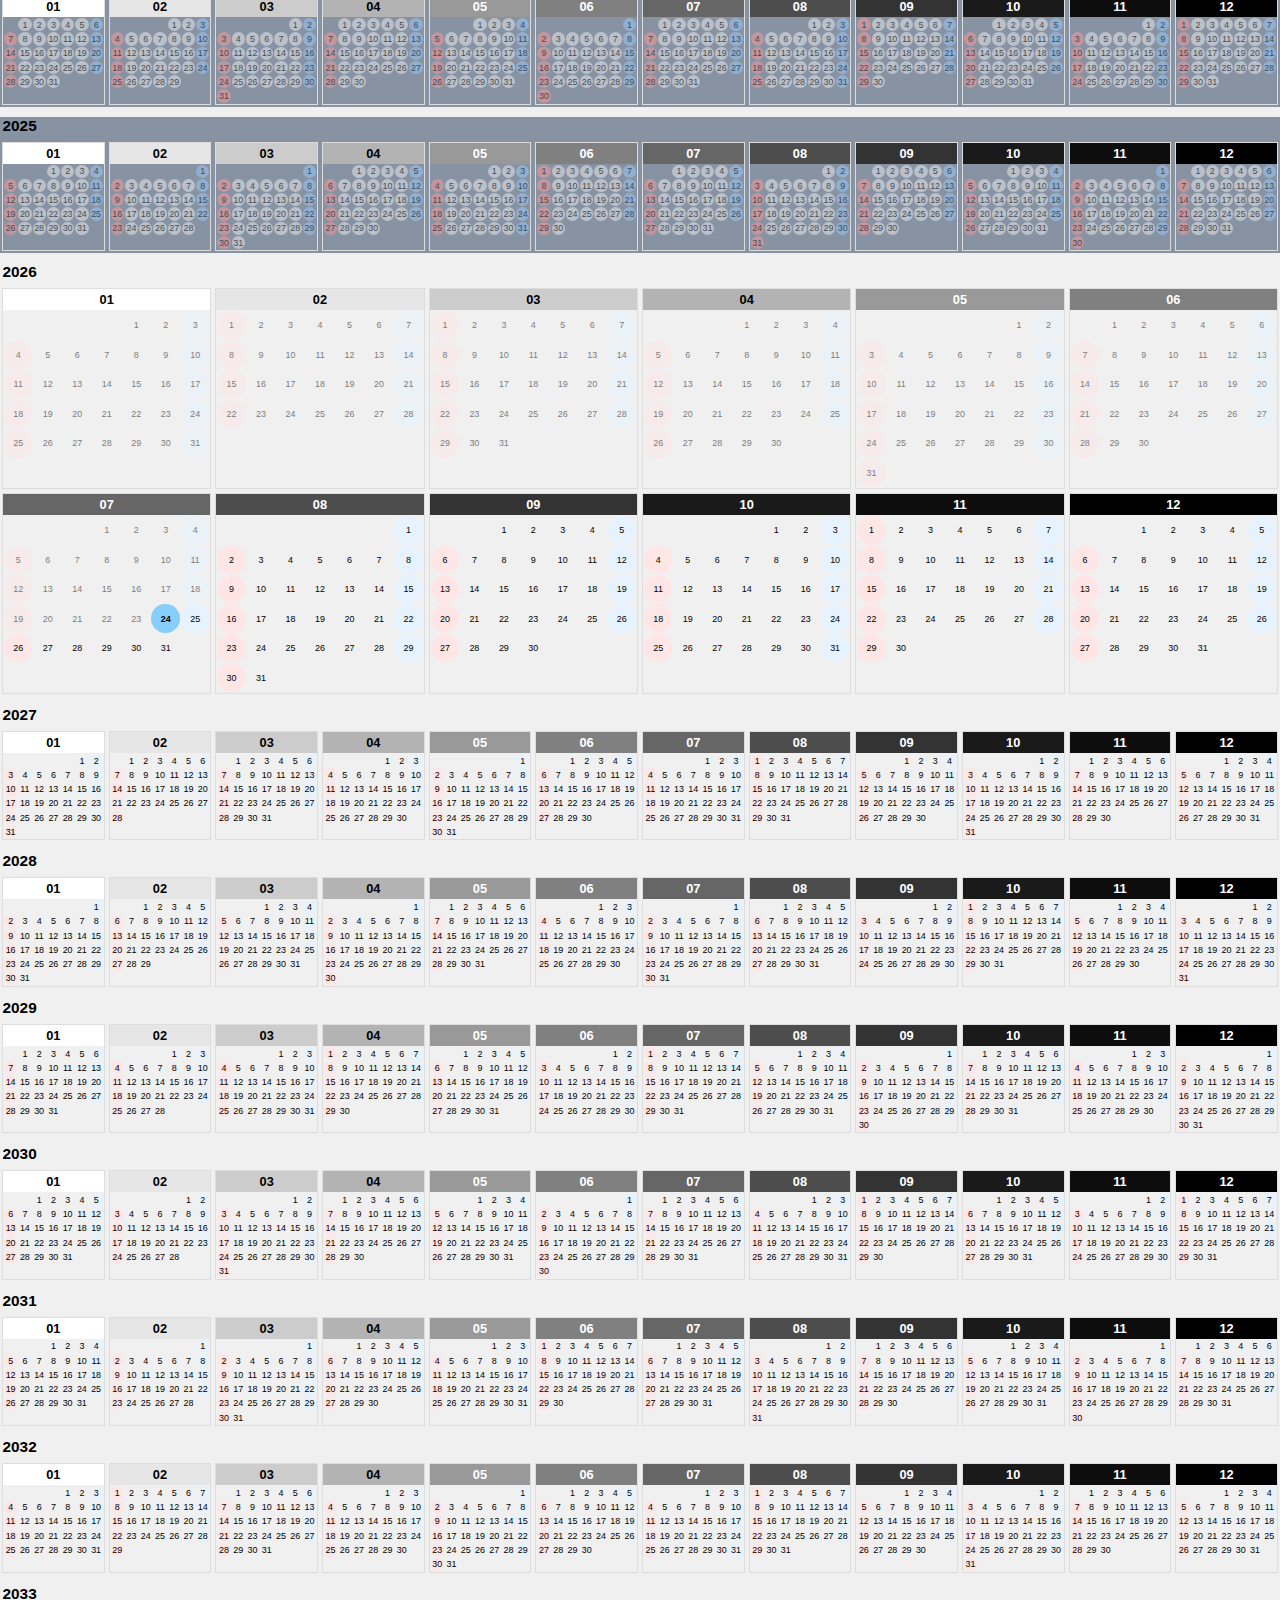
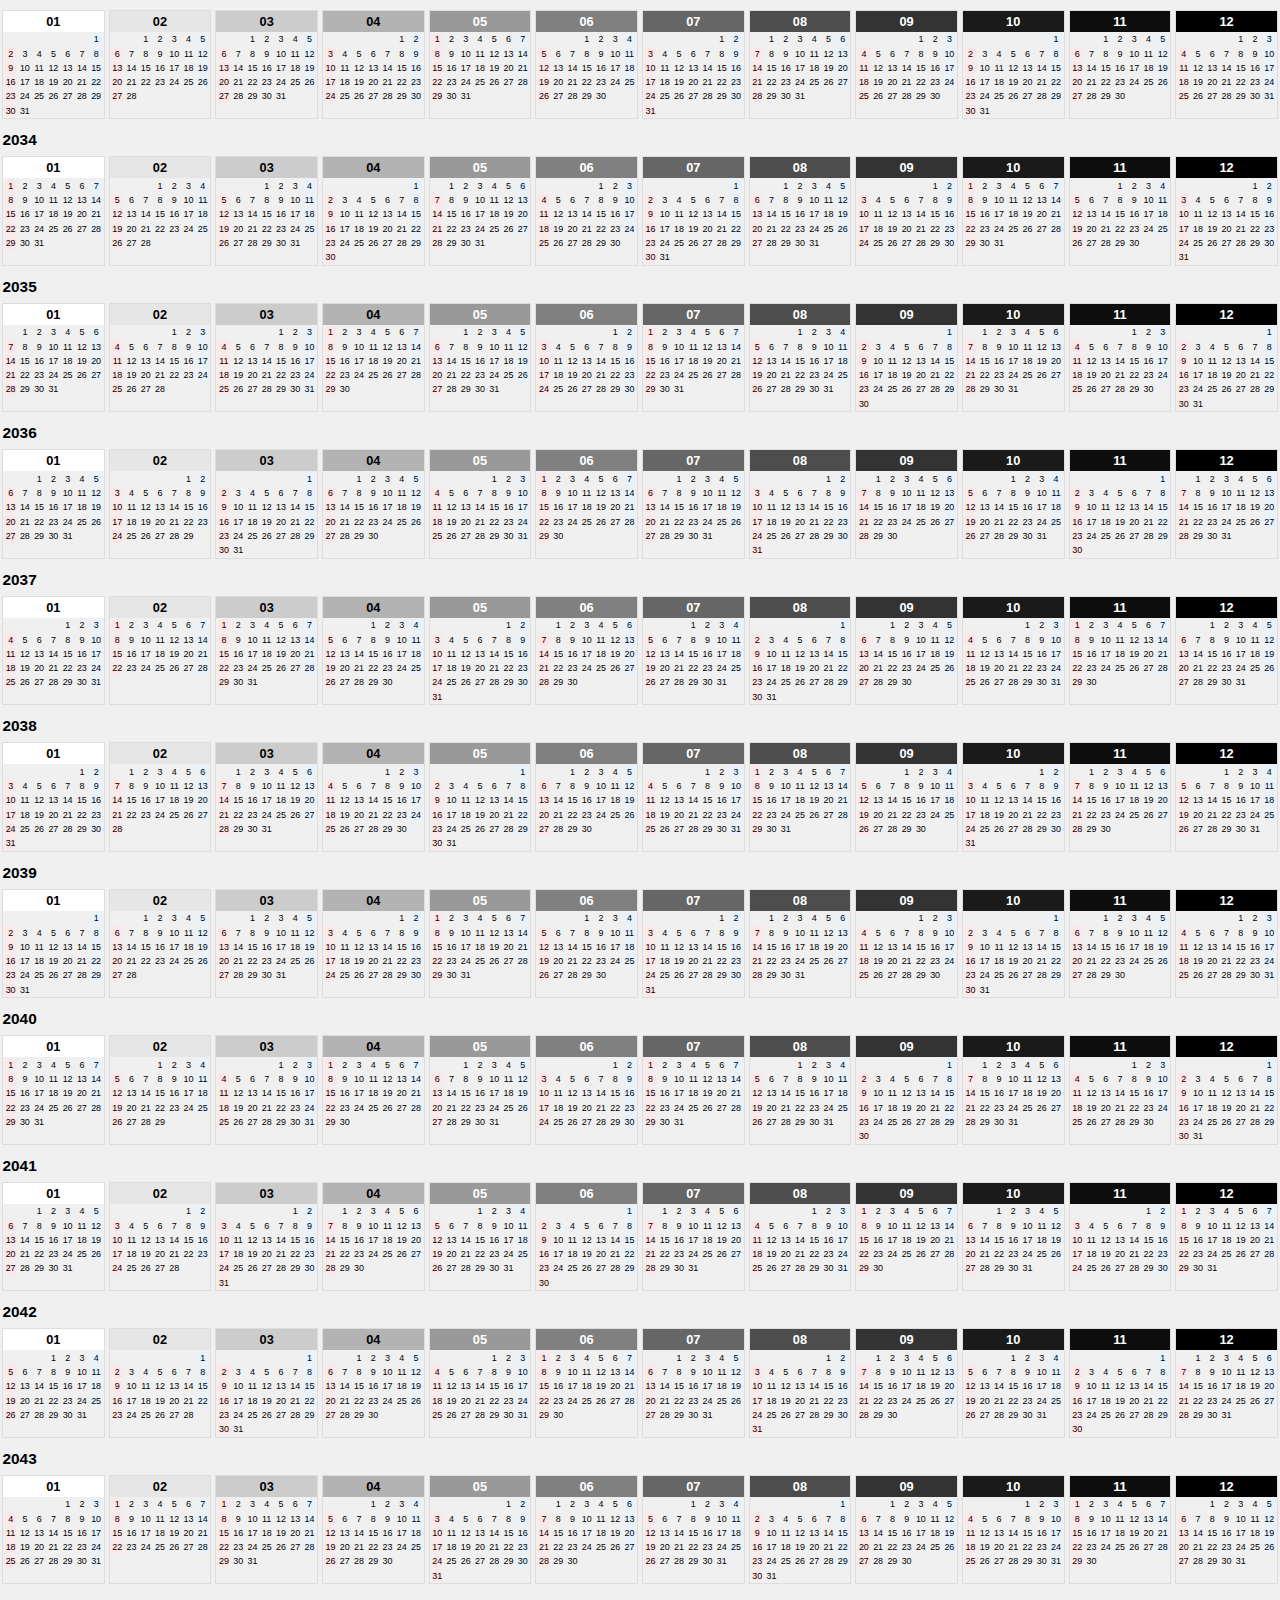
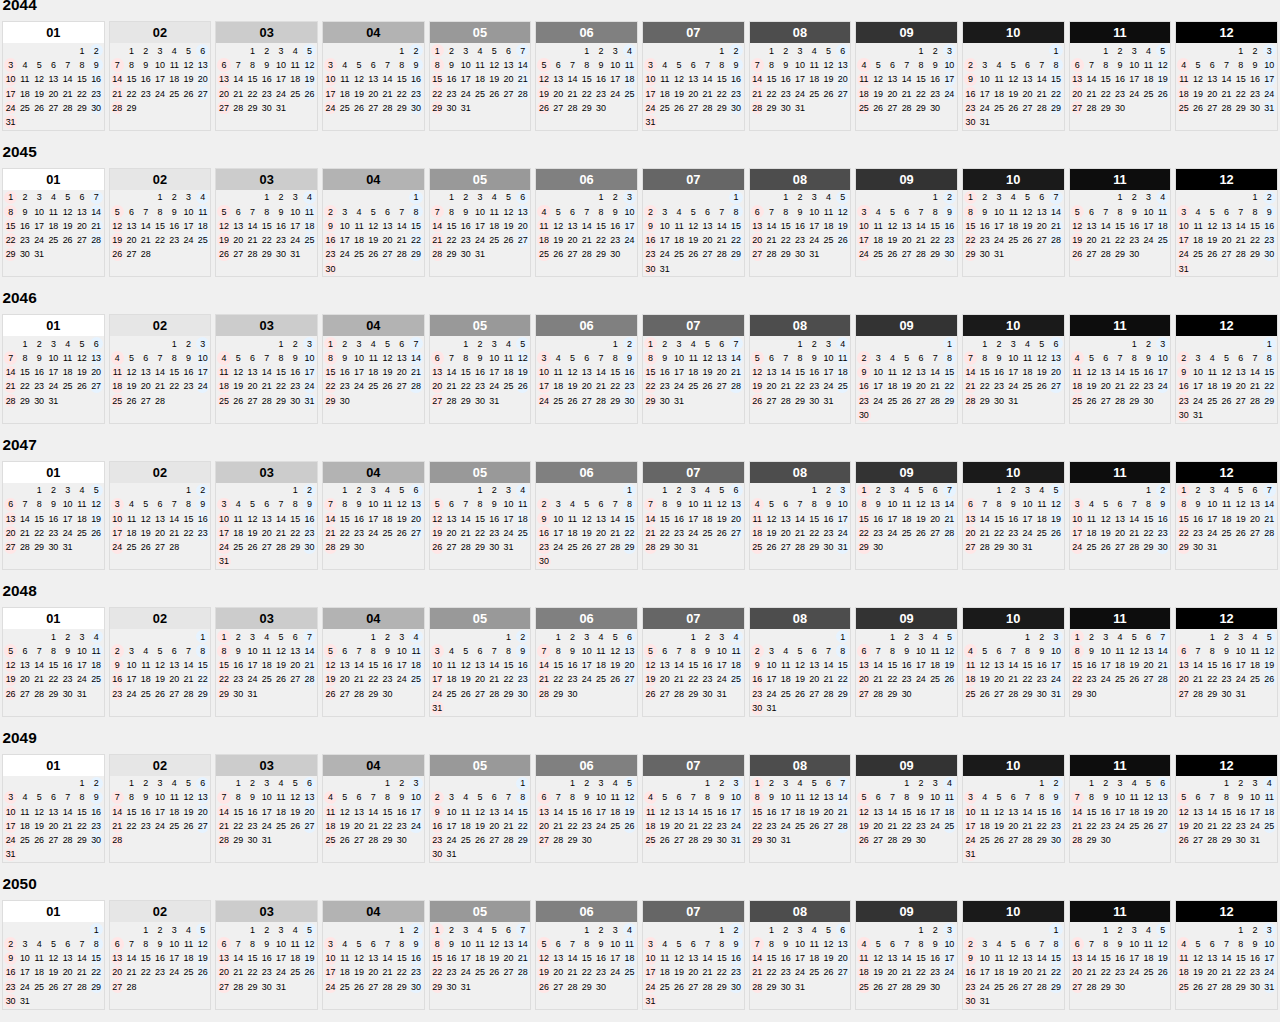
<file: prvt/cal100y/i.html>
<!DOCTYPE html>
<html lang="ko">
<head>
    <meta charset="UTF-8">
    <meta name="viewport" content="width=device-width, initial-scale=1.0">
    <title>인생달력</title>
    <style>
        body {
            font-family: Arial, sans-serif;
            margin: 0;
            padding: 0;
            font-size: 16px;
            background-color: #f0f0f0;
        }
        #fixed-header {
            position: fixed;
            top: 0;
            left: 0;
            right: 0;
            background-color: #f0f0f0;
            padding: 10px;
            box-shadow: 0 2px 5px rgba(0,0,0,0.1);
            z-index: 1000;
            display: flex;
            justify-content: space-between;
            align-items: center;
        }
        h1 {
            margin: 0;
            font-size: 24px;
            white-space: nowrap;
        }
        #controls {
            display: flex;
            align-items: center;
            gap: 10px;
            font-size: 0.9em;
            flex-grow: 1;
            justify-content: space-between;
            margin-left: 20px;
        }
        #center-controls, #right-controls {
            display: flex;
            align-items: center;
            gap: 10px;
        }
        #center-controls {
            flex-grow: 1;
            justify-content: center;
        }
        #right-controls {
            margin-left: auto;
        }
        #content {
            padding-top: 60px; /* 고정 헤더의 높이에 맞춰 조정 */
        }
        #calendar {
            display: flex;
            flex-direction: column;
            align-items: center;
            font-size: 1vw;
        }
        .year {
            width: 100%;
            display: flex;
            flex-direction: column;
            align-items: center;
            margin-bottom: 10px;
        }
        .year-title {
            width: 100%;
            text-align: left;
            font-size: 1.2em;
            font-weight: bold;
            margin-bottom: 5px;
            padding-left: 5px;
        }
        .months-container {
            width: 100%;
            display: flex;
            flex-wrap: wrap;
            justify-content: space-between;
        }
        .month {
            width: calc(8.333% - 4px);
            border: 1px solid #ddd;
            margin: 2px;
            padding: 0;
            box-sizing: border-box;
        }
        .current-year .month {
            width: calc(16.666% - 4px);
        }
        .month-title {
            text-align: center;
            font-weight: bold;
            font-size: 1em;
            padding: 3px 0;
        }
        .date-grid {
            display: grid;
            grid-template-columns: repeat(7, 1fr);
            gap: 1px;
            padding: 1px;
        }
        .date-box {
            aspect-ratio: 1;
            display: flex;
            justify-content: center;
            align-items: center;
            border-radius: 50%;
            font-size: 0.7em;
            background-color: #f0f0f0;
            cursor: pointer;
        }
        .date-box:hover {
            background-color: #e0e0e0;
        }
        .date-box.empty {
            background-color: transparent;
            cursor: default;
        }
        .saturday { background-color: #e6f3ff; }
        .sunday { background-color: #ffe6e6; }
        .today { 
            background-color: #87CEFA !important;
            font-weight: bold;
            color: #000 !important;
        }
        .past { opacity: 0.5; }
        .past-year {
            background-color: #8792a3;
            /* color: #ffffff; */
        }
        .past-year .saturday { background-color: #99ccff; }
        .past-year .sunday { background-color: #ff9999; }
        .has-memo {
            background-color: #ffff00 !important;
        }

        .month-1, .month-2, .month-3, .month-4 { color: #000000; }
        .month-5, .month-6, .month-7, .month-8, .month-9, .month-10, .month-11, .month-12 { color: #ffffff; }
        .month-1 { background-color: #ffffff; }
        .month-2 { background-color: #e6e6e6; }
        .month-3 { background-color: #cccccc; }
        .month-4 { background-color: #b3b3b3; }
        .month-5 { background-color: #999999; }
        .month-6 { background-color: #808080; }
        .month-7 { background-color: #666666; }
        .month-8 { background-color: #4d4d4d; }
        .month-9 { background-color: #333333; }
        .month-10 { background-color: #1a1a1a; }
        .month-11 { background-color: #0d0d0d; }
        .month-12 { background-color: #000000; }

        #memo-popup, #load-popup {
            display: none;
            position: fixed;
            top: 50%;
            left: 50%;
            transform: translate(-50%, -50%);
            background-color: white;
            padding: 20px;
            border-radius: 5px;
            box-shadow: 0 2px 10px rgba(0,0,0,0.2);
            z-index: 1000;
        }

        #memo-overlay {
            display: none;
            position: fixed;
            top: 0;
            left: 0;
            width: 100%;
            height: 100%;
            background-color: rgba(0,0,0,0.5);
            z-index: 999;
        }

        @media (max-width: 1200px) { 
            #calendar { font-size: 1.2vw; }
        }
        @media (max-width: 900px) {
            #calendar { font-size: 1.4vw; }
            .month, .current-year .month { width: calc(25% - 4px); }
        }
        @media (max-width: 600px) {
            #calendar { font-size: 2vw; }
            .month, .current-year .month { width: calc(33.333% - 4px); }
        }
    </style>
</head>
<body>
    <div id="fixed-header">
        <h1>인생달력</h1>
        <div id="controls">
            <div id="center-controls">
                <label for="startYear">시작 년도:</label>
                <input type="number" id="startYear" min="1970" max="2050" value="1970" style="width: 60px;">
                <label for="endYear">끝 년도:</label>
                <input type="number" id="endYear" min="1970" max="2050" value="2050" style="width: 60px;">
                <button onclick="generateCalendar()">달력 생성</button>
            </div>
            <div id="right-controls">
                <button onclick="saveMemos()">Save</button>
                <button onclick="openLoadPopup()">Load</button>
            </div>
        </div>
    </div>
    <div id="content">
        <div id="calendar"></div>
    </div>

    <div id="memo-overlay"></div>
    <div id="memo-popup">
        <h3 id="memo-date"></h3>
        <textarea id="memo-text" rows="4" cols="50"></textarea>
        <br>
        <button onclick="saveMemo()">저장</button>
        <button onclick="closeMemoPopup()">취소</button>
    </div>

    <div id="load-popup">
        <h3>Load Memos</h3>
        <textarea id="load-text" rows="4" cols="50"></textarea>
        <br>
        <button onclick="loadMemos()">Load</button>
        <button onclick="closeLoadPopup()">취소</button>
    </div>

    <script>
        let memos = {};
        let currentDate = '';

        function generateCalendar() {
            const startYear = parseInt(document.getElementById('startYear').value);
            const endYear = parseInt(document.getElementById('endYear').value);
            const calendar = document.getElementById('calendar');
            const today = new Date();
            today.setHours(0, 0, 0, 0);
            const currentYear = today.getFullYear();
            
            calendar.innerHTML = '';

            for (let year = startYear; year <= endYear; year++) {
                const yearDiv = document.createElement('div');
                yearDiv.className = 'year';
                if (year < currentYear) {
                    yearDiv.classList.add('past-year');
                }
                if (year === currentYear) {
                    yearDiv.classList.add('current-year');
                }
                
                const yearTitle = document.createElement('div');
                yearTitle.className = 'year-title';
                yearTitle.textContent = year;
                yearDiv.appendChild(yearTitle);

                let monthsContainer = document.createElement('div');
                monthsContainer.className = 'months-container';

                for (let month = 0; month < 12; month++) {
                    const monthDiv = document.createElement('div');
                    monthDiv.className = 'month';
                    
                    const monthTitle = document.createElement('div');
                    monthTitle.className = `month-title month-${month + 1}`;
                    monthTitle.textContent = `${String(month + 1).padStart(2, '0')}`;
                    monthDiv.appendChild(monthTitle);

                    const dateGrid = document.createElement('div');
                    dateGrid.className = 'date-grid';

                    const date = new Date(year, month, 1);
                    const lastDay = new Date(year, month + 1, 0).getDate();

                    let dayOfWeek = date.getDay();
                    
                    for (let i = 0; i < dayOfWeek; i++) {
                        const emptyBox = document.createElement('div');
                        emptyBox.className = 'date-box empty';
                        dateGrid.appendChild(emptyBox);
                    }

                    for (let day = 1; day <= lastDay; day++) {
                        const dateBox = document.createElement('div');
                        dateBox.className = 'date-box';
                        dateBox.textContent = day;

                        const currentDate = new Date(year, month, day);
                        const dateString = `${year}-${String(month + 1).padStart(2, '0')}-${String(day).padStart(2, '0')}`;
                        dateBox.dataset.date = dateString;

                        if (currentDate.getTime() === today.getTime()) {
                            dateBox.classList.add('today');
                        } else if (currentDate < today) {
                            dateBox.classList.add('past');
                        }

                        if (dayOfWeek === 6) {
                            dateBox.classList.add('saturday');
                        } else if (dayOfWeek === 0) {
                            dateBox.classList.add('sunday');
                        }

                        if (memos[dateString]) {
                            dateBox.classList.add('has-memo');
                        }

                        dateBox.addEventListener('click', () => openMemoPopup(dateString));

                        dateGrid.appendChild(dateBox);
                        dayOfWeek = (dayOfWeek + 1) % 7;
                    }

                    monthDiv.appendChild(dateGrid);
                    monthsContainer.appendChild(monthDiv);

                    if (year === currentYear && month === 5) {
                        yearDiv.appendChild(monthsContainer);
                        monthsContainer = document.createElement('div');
                        monthsContainer.className = 'months-container';
                    }
                }

                yearDiv.appendChild(monthsContainer);
                calendar.appendChild(yearDiv);
            }
        }

        function openMemoPopup(date) {
            currentDate = date;
            document.getElementById('memo-date').textContent = `${date} 메모`;
            document.getElementById('memo-text').value = memos[date] || '';
            document.getElementById('memo-popup').style.display = 'block';
            document.getElementById('memo-overlay').style.display = 'block';
        }

        function closeMemoPopup() {
            document.getElementById('memo-popup').style.display = 'none';
            document.getElementById('memo-overlay').style.display = 'none';
        }

        function saveMemo() {
            const memoText = document.getElementById('memo-text').value;
            const dateBox = document.querySelector(`.date-box[data-date="${currentDate}"]`);
            if (dateBox) {
                if (memoText.trim() !== '') {
                    memos[currentDate] = memoText;
                    dateBox.classList.add('has-memo');
                } else {
                    delete memos[currentDate];
                    dateBox.classList.remove('has-memo');
                }
            }
            closeMemoPopup();
        }

        function saveMemos() {
            console.log(JSON.stringify(memos, null, 2));
        }

        function openLoadPopup() {
            document.getElementById('load-popup').style.display = 'block';
            document.getElementById('memo-overlay').style.display = 'block';
        }

        function closeLoadPopup() {
            document.getElementById('load-popup').style.display = 'none';
            document.getElementById('memo-overlay').style.display = 'none';
        }

        function loadMemos() {
            const loadText = document.getElementById('load-text').value;
            try {
                const loadedMemos = JSON.parse(loadText);
                memos = {...memos, ...loadedMemos};
                generateCalendar();
                closeLoadPopup();
            } catch (error) {
                alert('Invalid JSON format. Please check your input.');
            }
        }

        window.onload = function() {
            document.getElementById('startYear').value = 1970;
            document.getElementById('endYear').value = 2050;
            generateCalendar();
        };
    </script>
</body>
</html>
</file>
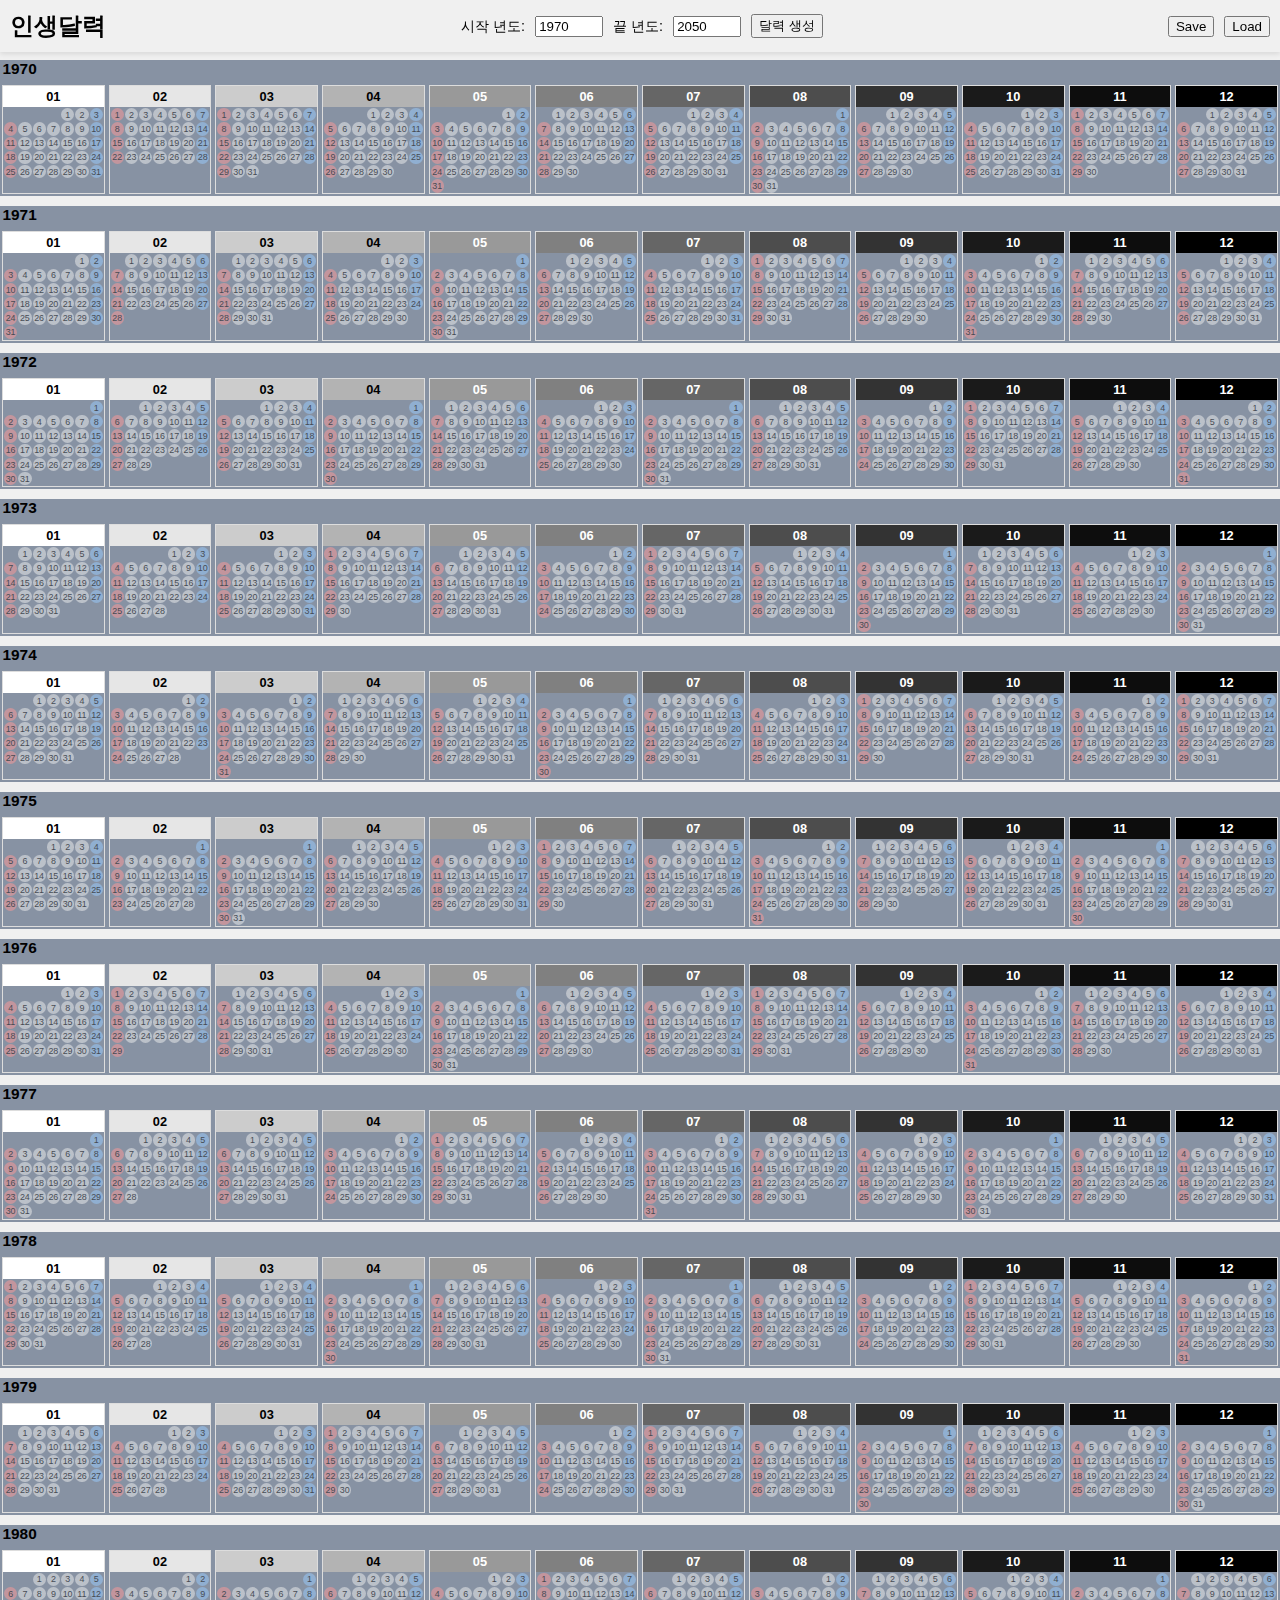
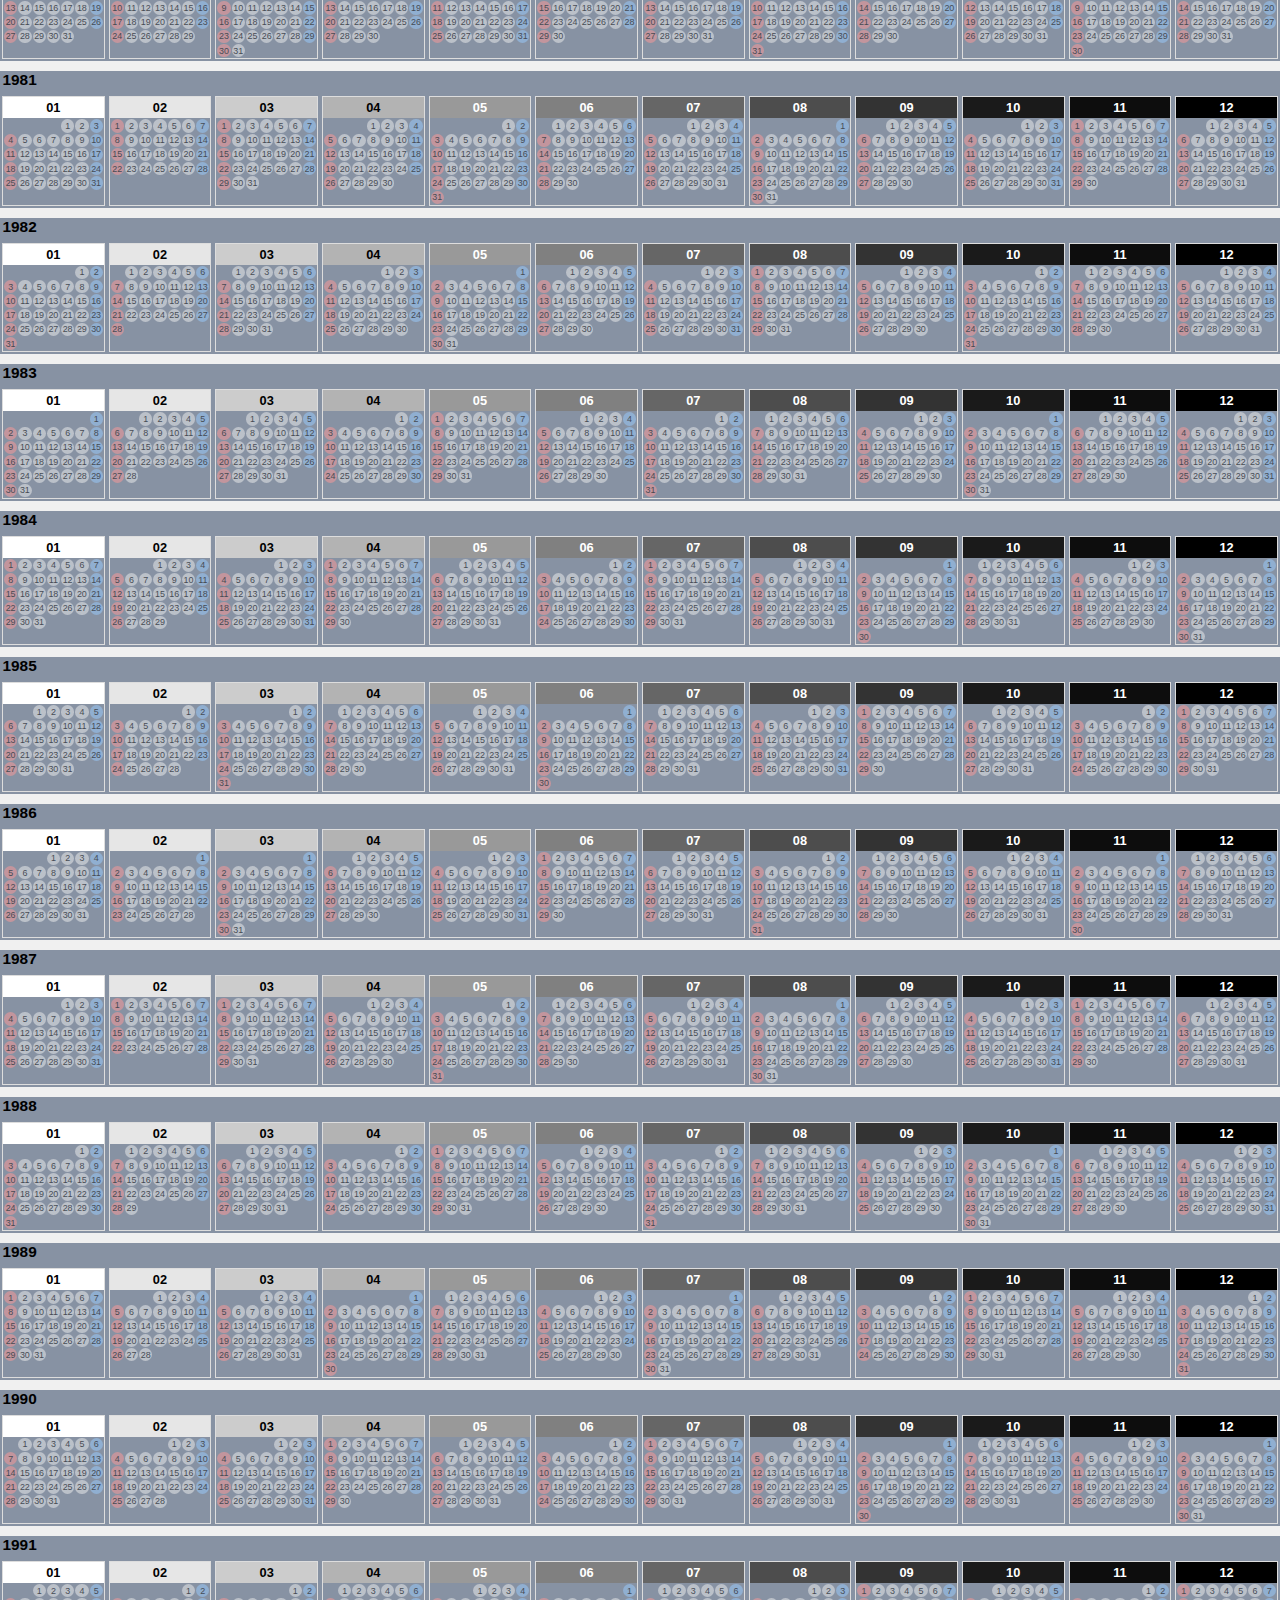
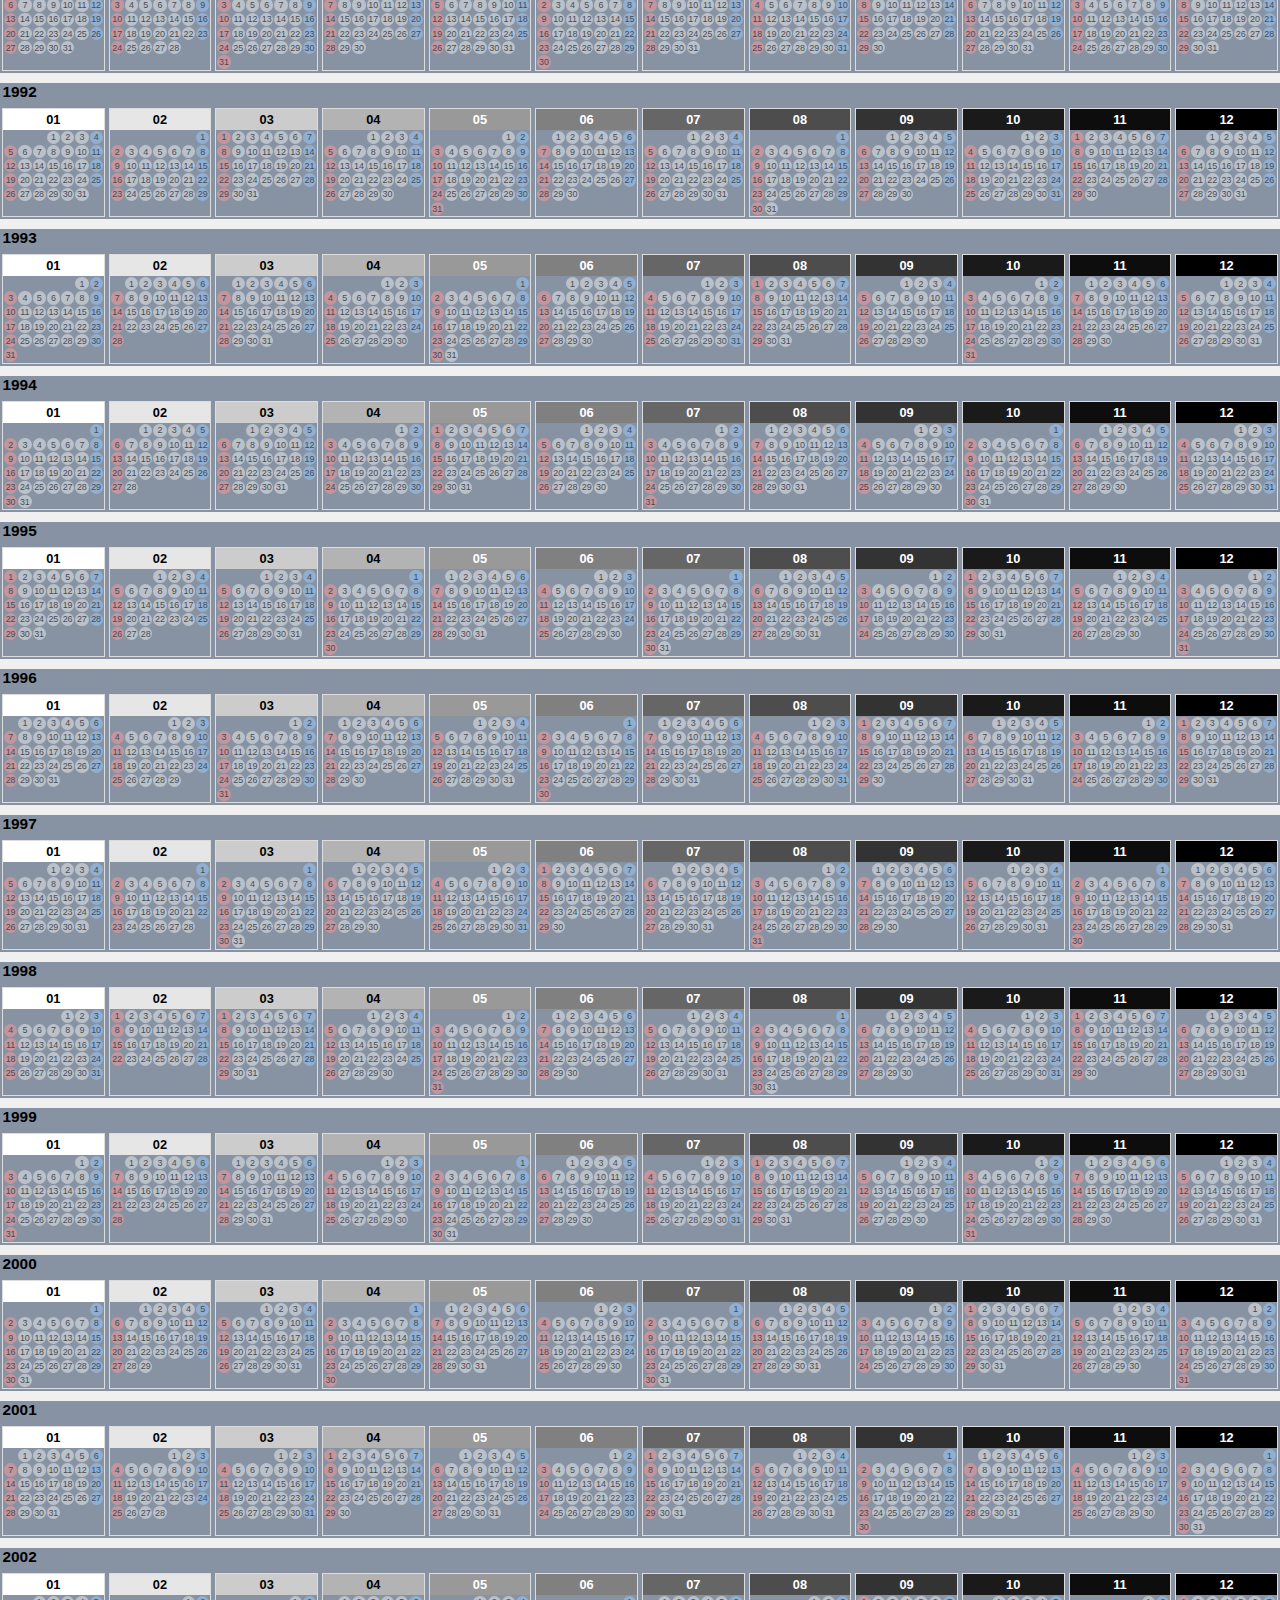
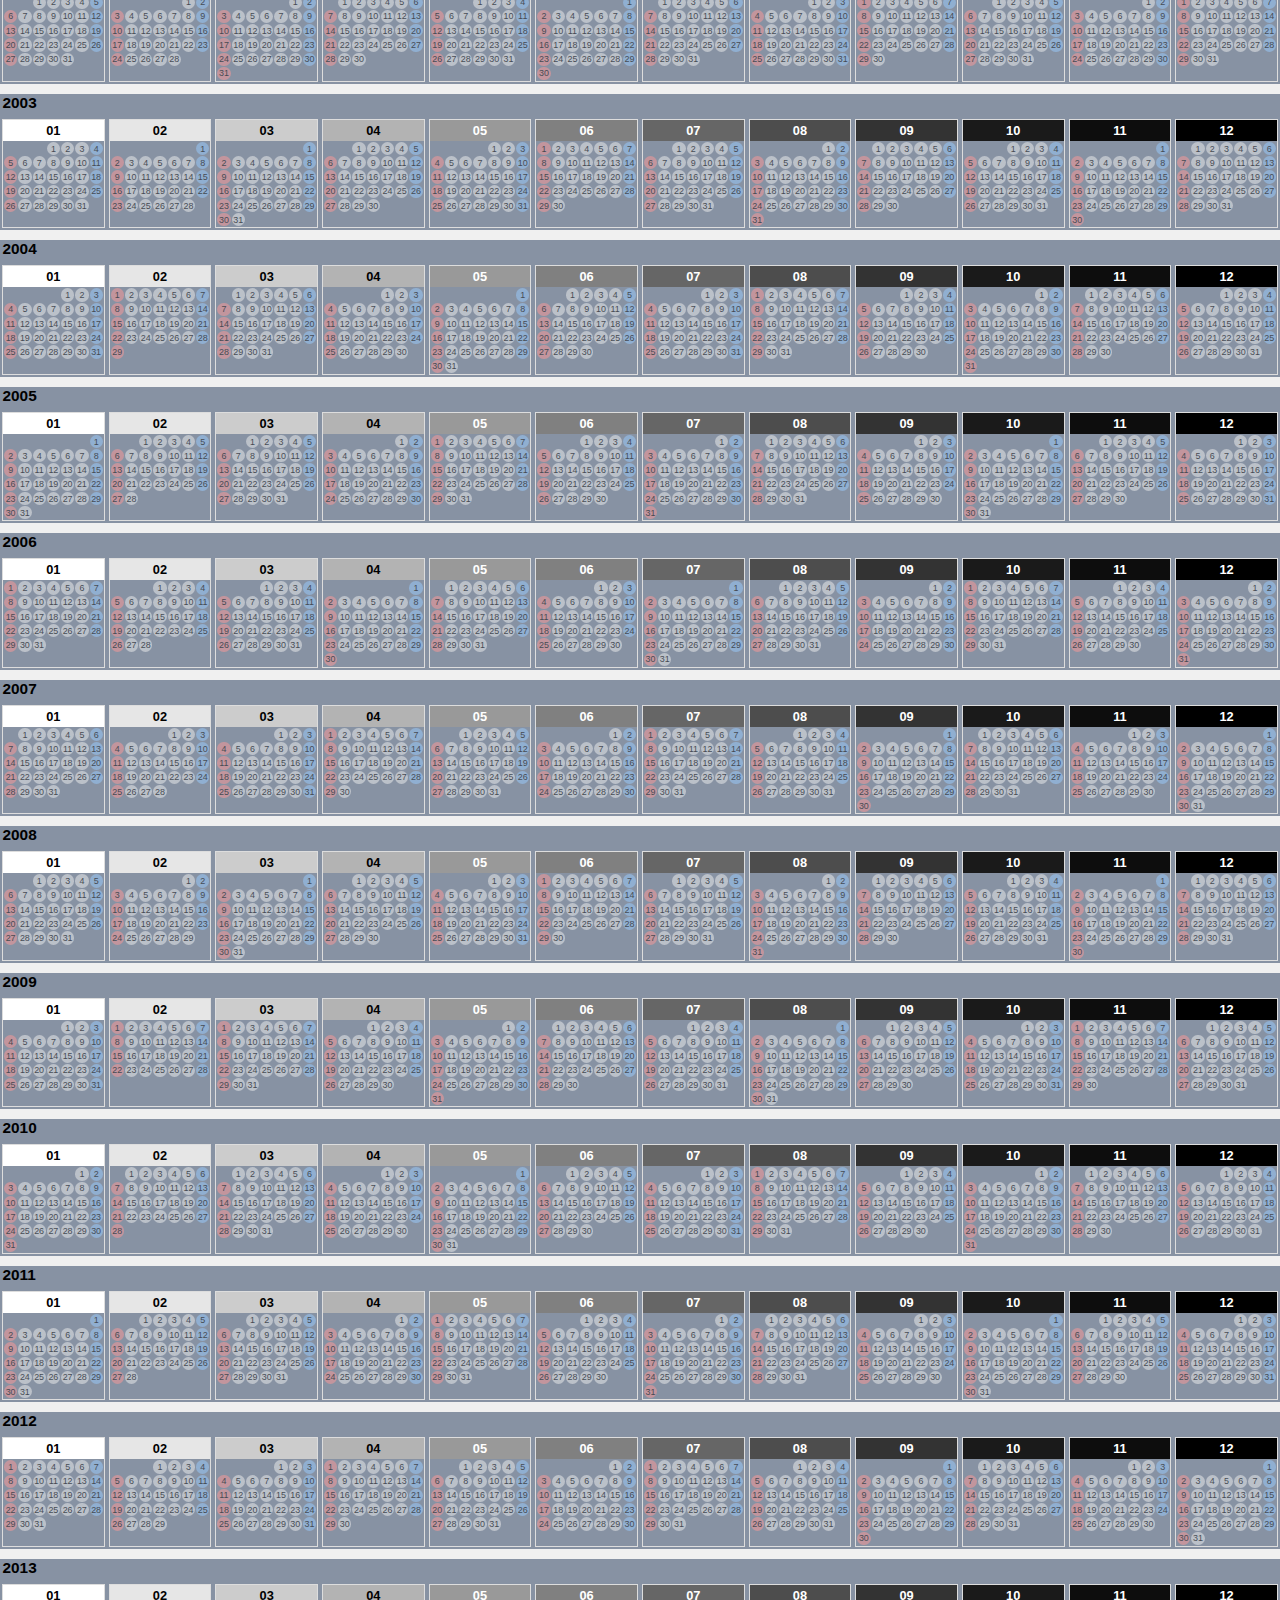
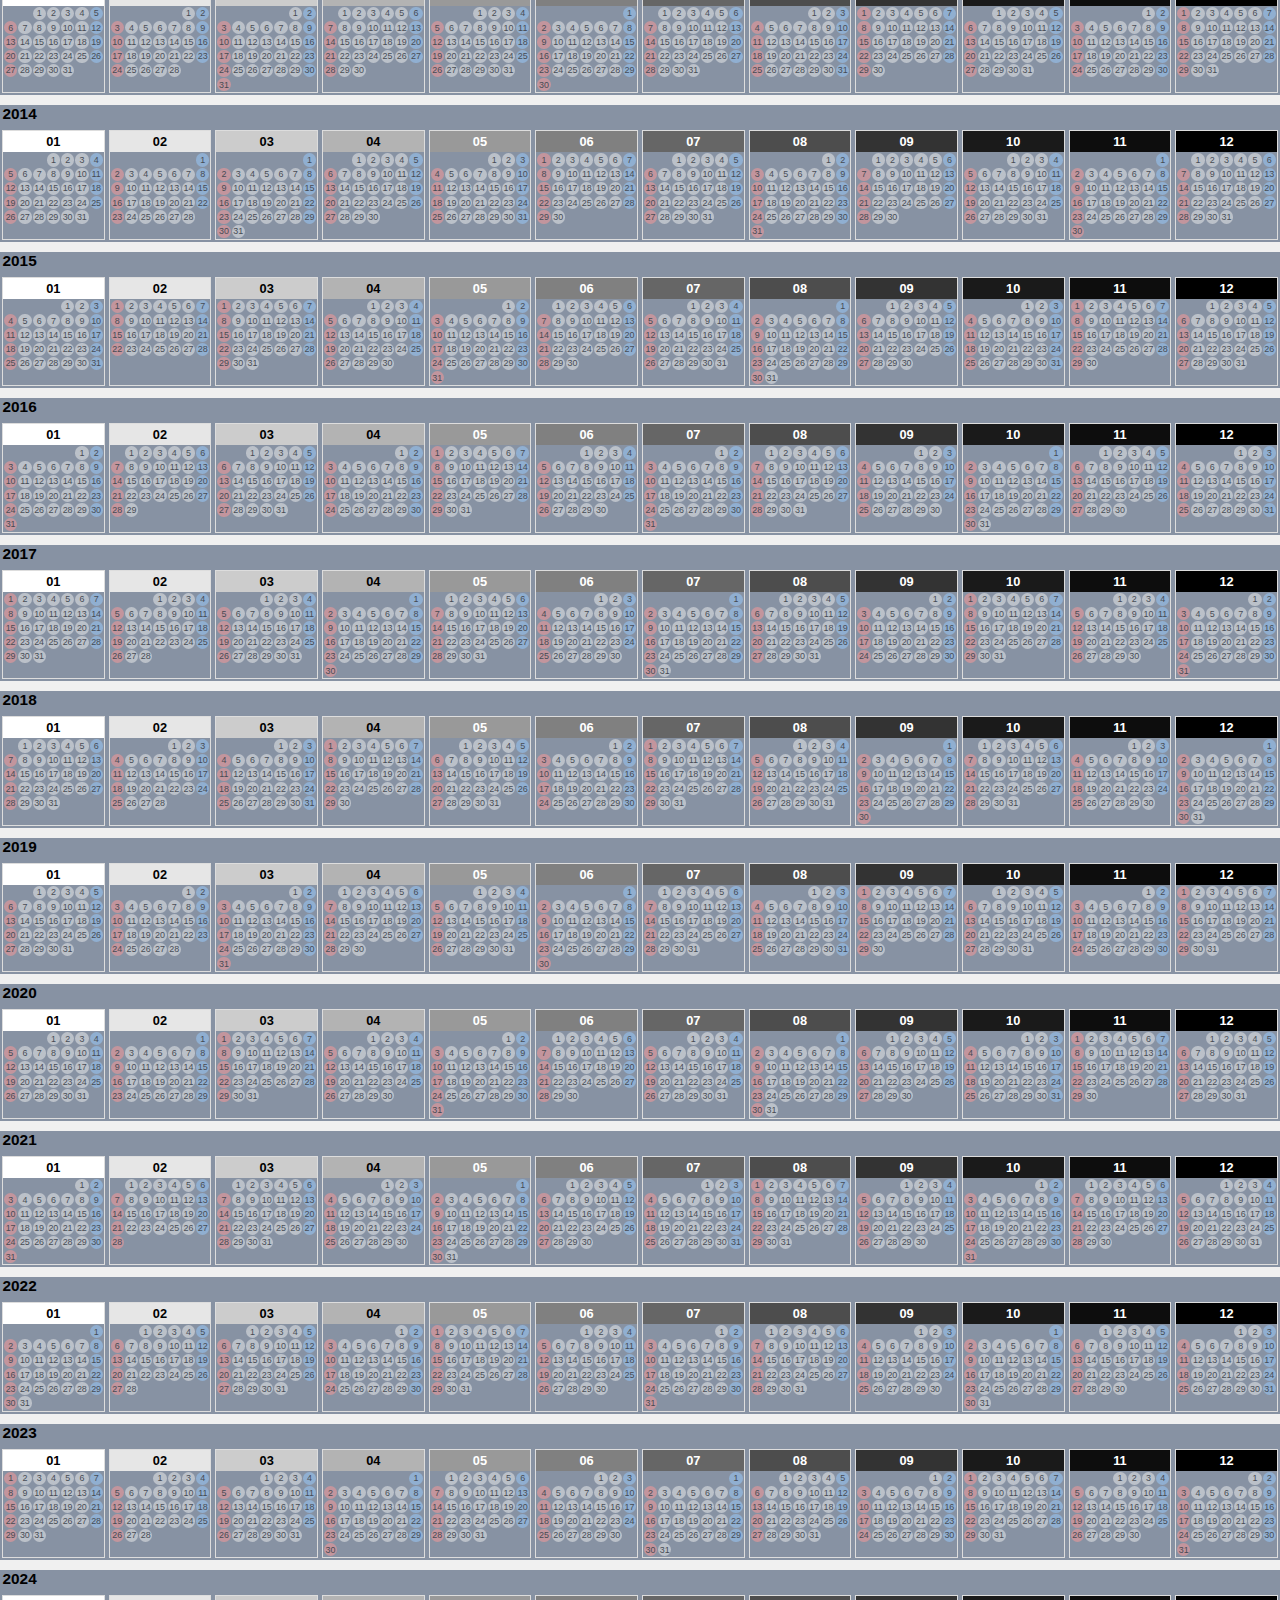
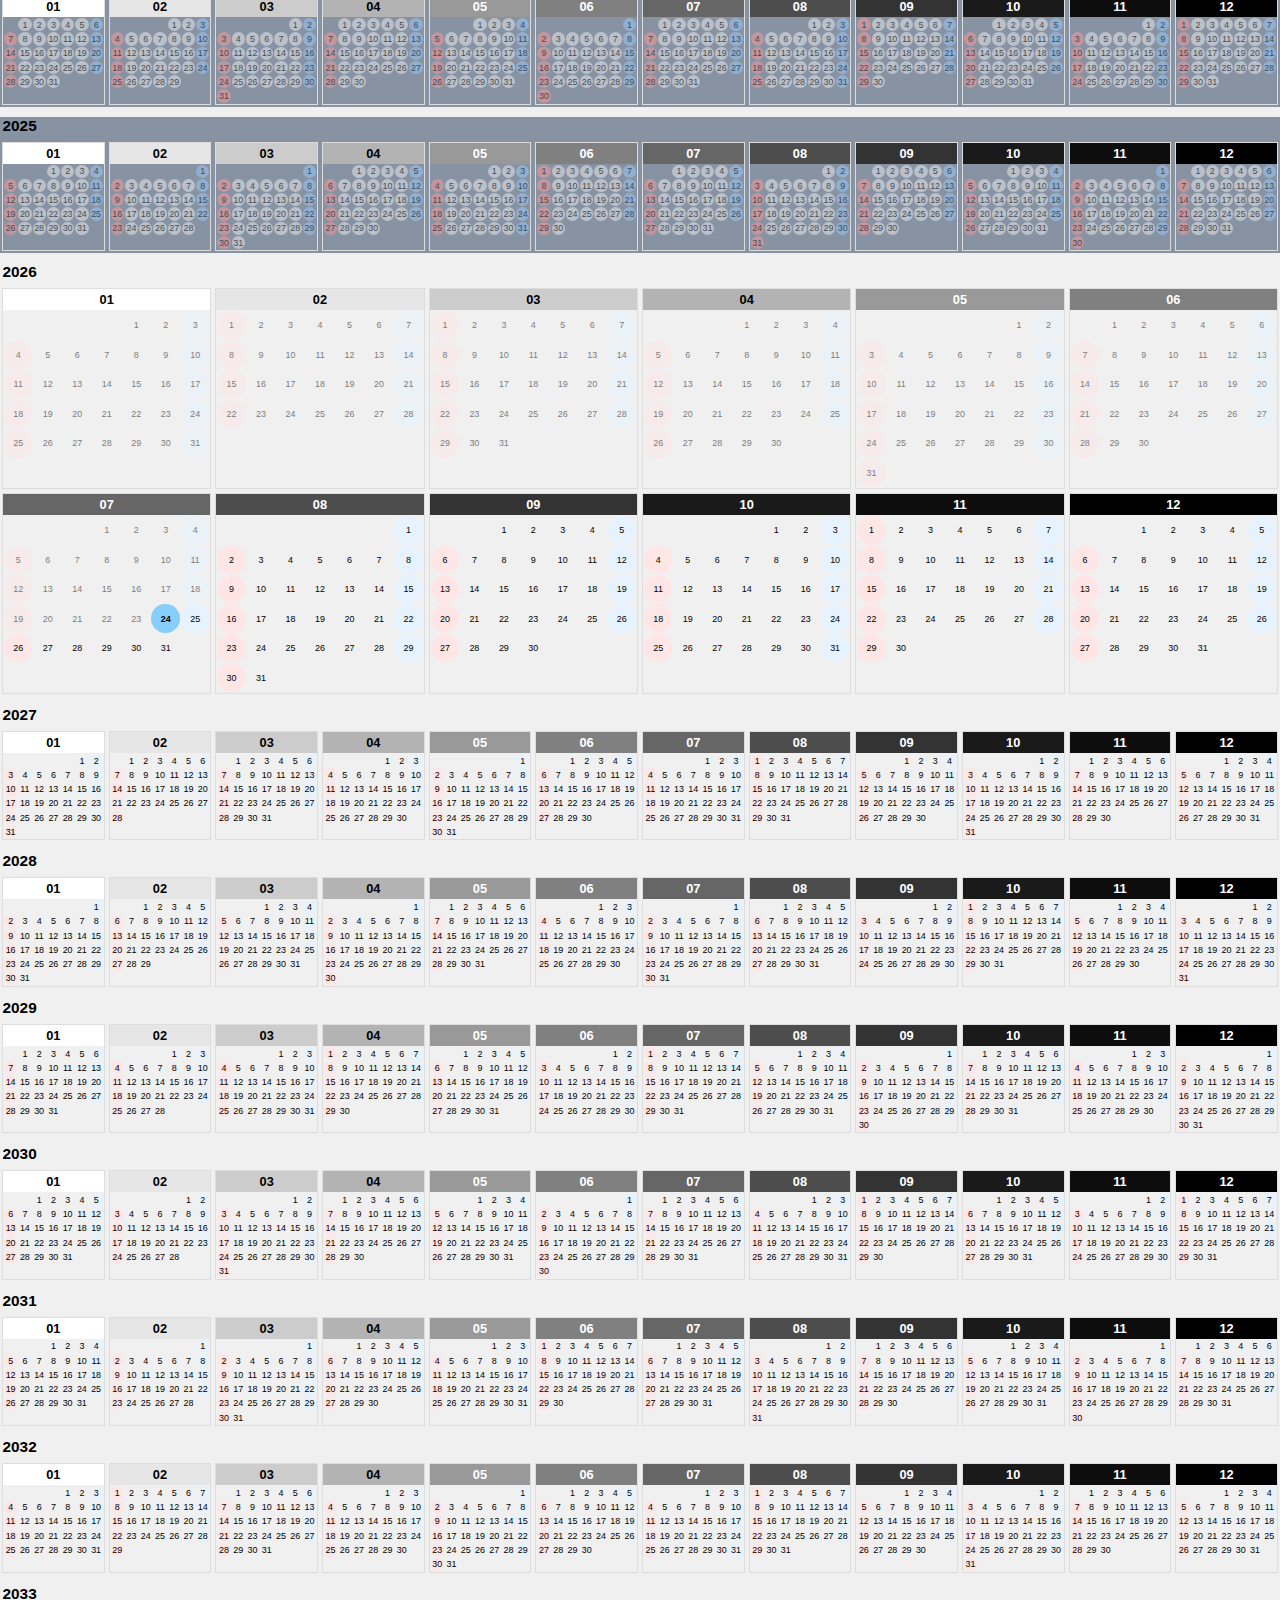
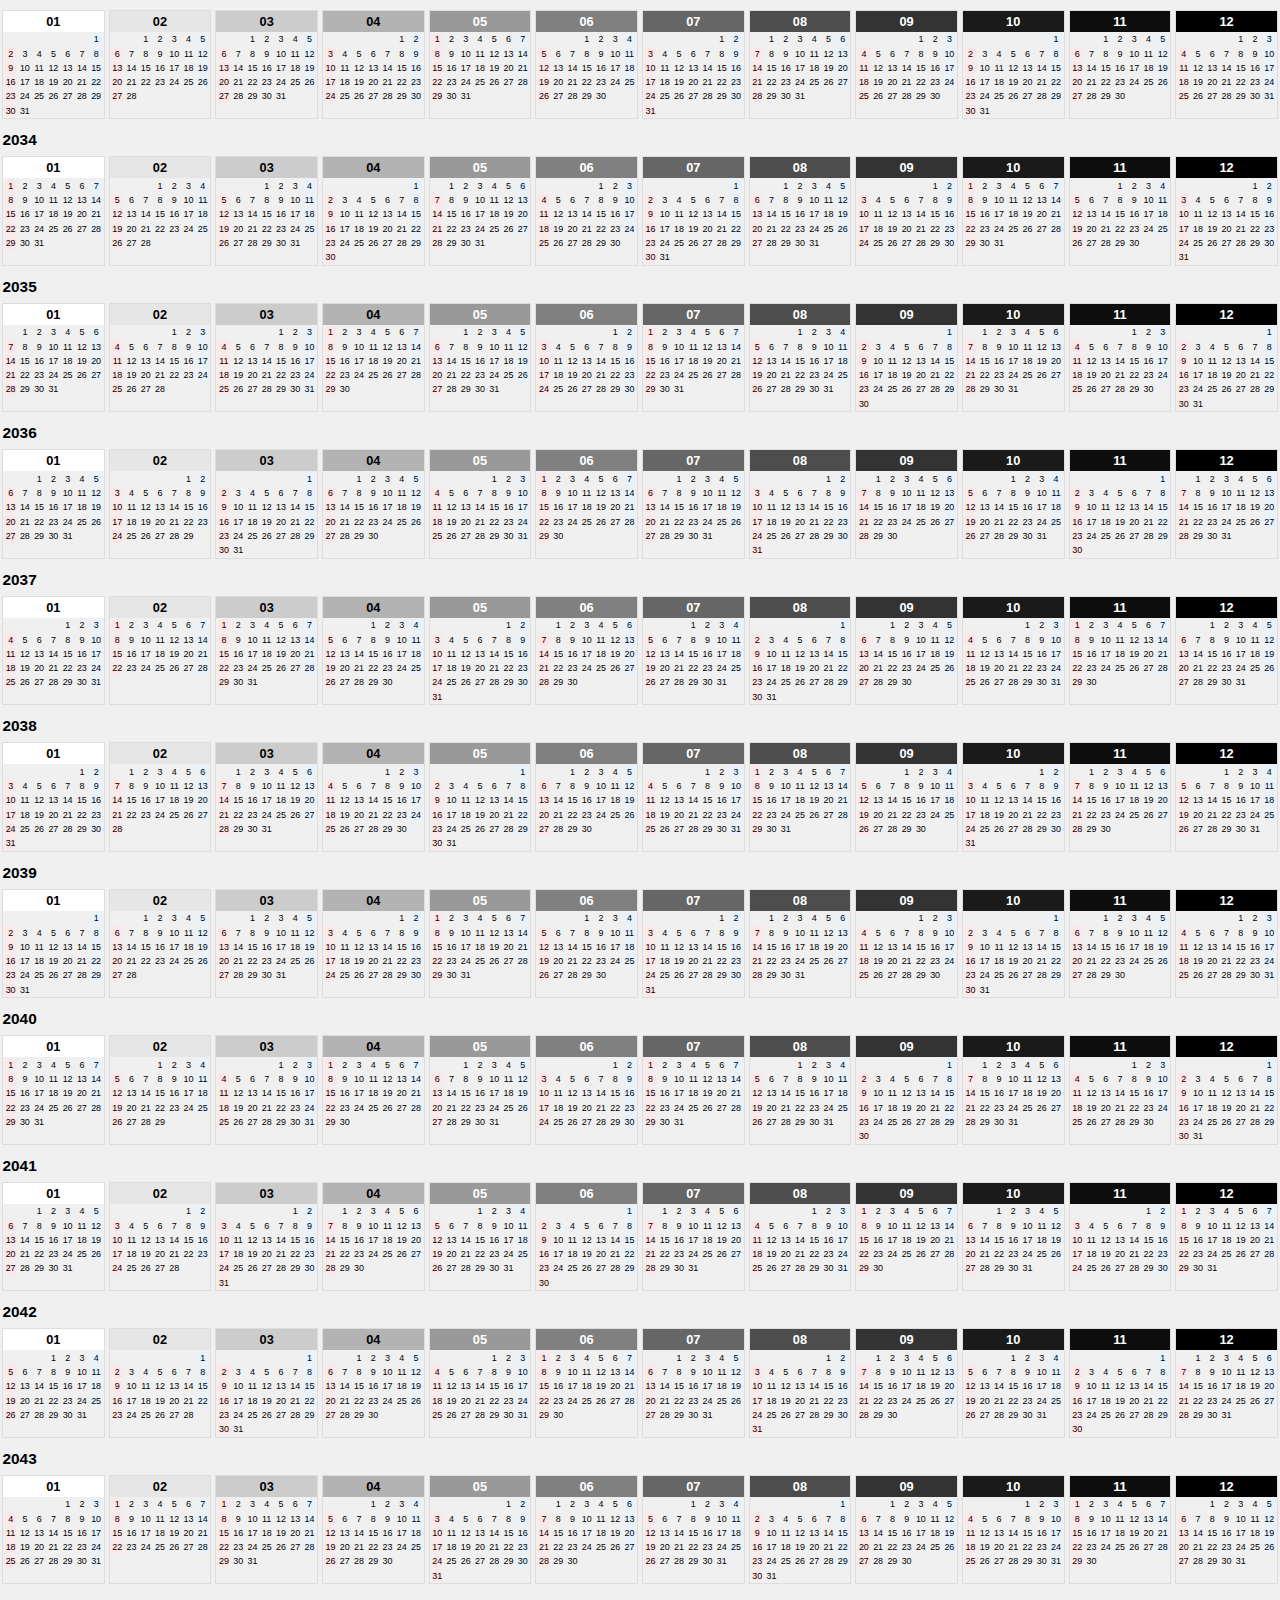
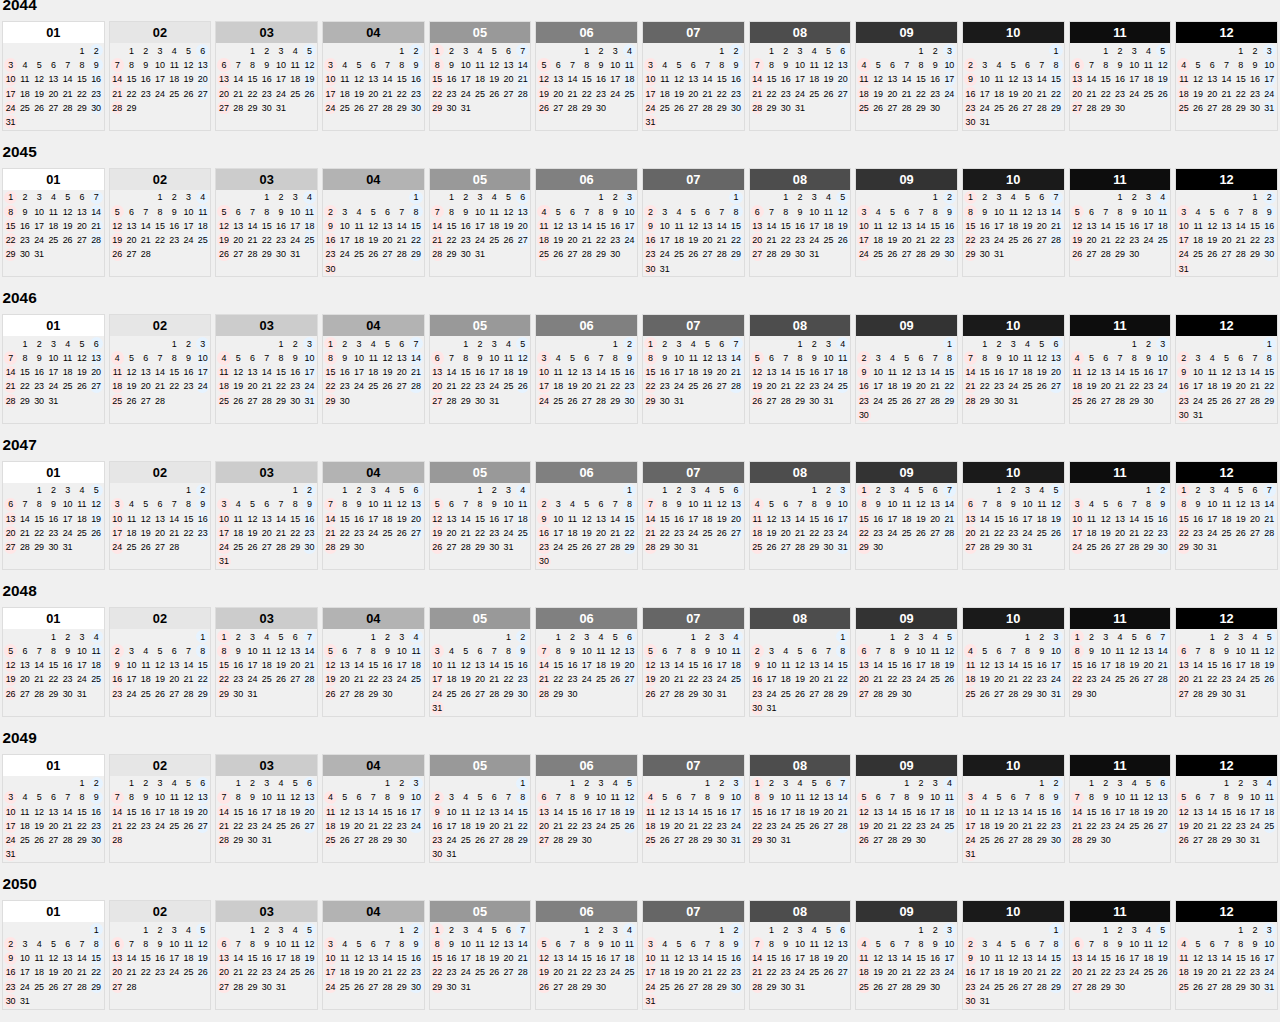
<file: prvt/cal100y/i2.html>
<!DOCTYPE html>
<html lang="ko">
<head>
    <meta charset="UTF-8">
    <meta name="viewport" content="width=device-width, initial-scale=1.0">
    <title>인생달력</title>
    <style>
        body {
            font-family: Arial, sans-serif;
            margin: 0;
            padding: 0;
            font-size: 16px;
            background-color: #f0f0f0;
        }
        #fixed-header {
            position: fixed;
            top: 0;
            left: 0;
            right: 0;
            background-color: #f0f0f0;
            padding: 10px;
            box-shadow: 0 2px 5px rgba(0,0,0,0.1);
            z-index: 1000;
            display: flex;
            justify-content: space-between;
            align-items: center;
        }
        h1 {
            margin: 0;
            font-size: 24px;
            white-space: nowrap;
        }
        #controls {
            display: flex;
            align-items: center;
            gap: 10px;
            font-size: 0.9em;
            flex-grow: 1;
            justify-content: space-between;
            margin-left: 20px;
        }
        #center-controls, #right-controls {
            display: flex;
            align-items: center;
            gap: 10px;
        }
        #center-controls {
            flex-grow: 1;
            justify-content: center;
        }
        #right-controls {
            margin-left: auto;
        }
        #content {
            padding-top: 60px;
        }
        #calendar {
            display: flex;
            flex-direction: column;
            align-items: center;
            font-size: 1vw;
        }
        .year {
            width: 100%;
            display: flex;
            flex-direction: column;
            align-items: center;
            margin-bottom: 10px;
        }
        .year-title {
            width: 100%;
            text-align: left;
            font-size: 1.2em;
            font-weight: bold;
            margin-bottom: 5px;
            padding-left: 5px;
        }
        .months-container {
            width: 100%;
            display: flex;
            flex-wrap: wrap;
            justify-content: space-between;
        }
        .month {
            width: calc(8.333% - 4px);
            border: 1px solid #ddd;
            margin: 2px;
            padding: 0;
            box-sizing: border-box;
        }
        .current-year .month {
            width: calc(16.666% - 4px);
        }
        .month-title {
            text-align: center;
            font-weight: bold;
            font-size: 1em;
            padding: 3px 0;
        }
        .date-grid {
            display: grid;
            grid-template-columns: repeat(7, 1fr);
            gap: 1px;
            padding: 1px;
        }
        .date-box {
            aspect-ratio: 1;
            display: flex;
            justify-content: center;
            align-items: center;
            border-radius: 50%;
            font-size: 0.7em;
            background-color: #f0f0f0;
            cursor: pointer;
        }
        .date-box:hover {
            background-color: #e0e0e0;
        }
        .date-box.empty {
            background-color: transparent;
            cursor: default;
        }
        .saturday { background-color: #e6f3ff; }
        .sunday { background-color: #ffe6e6; }
        .today { 
            background-color: #87CEFA !important;
            font-weight: bold;
            color: #000 !important;
        }
        .past { opacity: 0.5; }
        .past-year {
            background-color: #8792a3;
        }
        .past-year .saturday { background-color: #99ccff; }
        .past-year .sunday { background-color: #ff9999; }
        .has-memo {
            background-color: #ffff00 !important;
        }

        .month-1, .month-2, .month-3, .month-4 { color: #000000; }
        .month-5, .month-6, .month-7, .month-8, .month-9, .month-10, .month-11, .month-12 { color: #ffffff; }
        .month-1 { background-color: #ffffff; }
        .month-2 { background-color: #e6e6e6; }
        .month-3 { background-color: #cccccc; }
        .month-4 { background-color: #b3b3b3; }
        .month-5 { background-color: #999999; }
        .month-6 { background-color: #808080; }
        .month-7 { background-color: #666666; }
        .month-8 { background-color: #4d4d4d; }
        .month-9 { background-color: #333333; }
        .month-10 { background-color: #1a1a1a; }
        .month-11 { background-color: #0d0d0d; }
        .month-12 { background-color: #000000; }

        #memo-popup, #load-popup {
            display: none;
            position: fixed;
            top: 50%;
            left: 50%;
            transform: translate(-50%, -50%);
            background-color: white;
            padding: 20px;
            border-radius: 5px;
            box-shadow: 0 2px 10px rgba(0,0,0,0.2);
            z-index: 1000;
        }

        #memo-overlay {
            display: none;
            position: fixed;
            top: 0;
            left: 0;
            width: 100%;
            height: 100%;
            background-color: rgba(0,0,0,0.5);
            z-index: 999;
        }

        #memo-popup button {
            margin-right: 10px;
        }

        #delete-memo {
            background-color: #ff4d4d;
            color: white;
            border: none;
            padding: 5px 10px;
            cursor: pointer;
        }

        #delete-memo:hover {
            background-color: #ff1a1a;
        }

        @media (max-width: 1200px) { 
            #calendar { font-size: 1.2vw; }
        }
        @media (max-width: 900px) {
            #calendar { font-size: 1.4vw; }
            .month, .current-year .month { width: calc(25% - 4px); }
        }
        @media (max-width: 600px) {
            #calendar { font-size: 2vw; }
            .month, .current-year .month { width: calc(33.333% - 4px); }
        }
    </style>
</head>
<body>
    <div id="fixed-header">
        <h1>인생달력</h1>
        <div id="controls">
            <div id="center-controls">
                <label for="startYear">시작 년도:</label>
                <input type="number" id="startYear" min="1970" max="2050" value="1970" style="width: 60px;">
                <label for="endYear">끝 년도:</label>
                <input type="number" id="endYear" min="1970" max="2050" value="2050" style="width: 60px;">
                <button onclick="generateCalendar()">달력 생성</button>
            </div>
            <div id="right-controls">
                <button onclick="saveMemos()">Save</button>
                <button onclick="openLoadPopup()">Load</button>
            </div>
        </div>
    </div>
    <div id="content">
        <div id="calendar"></div>
    </div>

    <div id="memo-overlay"></div>
    <div id="memo-popup">
        <h3 id="memo-date"></h3>
        <textarea id="memo-text" rows="4" cols="50"></textarea>
        <br>
        <button onclick="saveMemo()">저장</button>
        <button id="delete-memo" style="display: none;" onclick="deleteMemo()">삭제</button>
        <button onclick="closeMemoPopup()">취소</button>
    </div>

    <div id="load-popup">
        <h3>Load Memos</h3>
        <textarea id="load-text" rows="4" cols="50"></textarea>
        <br>
        <button onclick="loadMemos()">Load</button>
        <button onclick="closeLoadPopup()">취소</button>
    </div>

    <script>
        let memos = {};
        let currentDate = '';

        function generateCalendar() {
            const startYear = parseInt(document.getElementById('startYear').value);
            const endYear = parseInt(document.getElementById('endYear').value);
            const calendar = document.getElementById('calendar');
            const today = new Date();
            today.setHours(0, 0, 0, 0);
            const currentYear = today.getFullYear();
            
            calendar.innerHTML = '';

            for (let year = startYear; year <= endYear; year++) {
                const yearDiv = document.createElement('div');
                yearDiv.className = 'year';
                if (year < currentYear) {
                    yearDiv.classList.add('past-year');
                }
                if (year === currentYear) {
                    yearDiv.classList.add('current-year');
                }
                
                const yearTitle = document.createElement('div');
                yearTitle.className = 'year-title';
                yearTitle.textContent = year;
                yearDiv.appendChild(yearTitle);

                let monthsContainer = document.createElement('div');
                monthsContainer.className = 'months-container';

                for (let month = 0; month < 12; month++) {
                    const monthDiv = document.createElement('div');
                    monthDiv.className = 'month';
                    
                    const monthTitle = document.createElement('div');
                    monthTitle.className = `month-title month-${month + 1}`;
                    monthTitle.textContent = `${String(month + 1).padStart(2, '0')}`;
                    monthDiv.appendChild(monthTitle);

                    const dateGrid = document.createElement('div');
                    dateGrid.className = 'date-grid';

                    const date = new Date(year, month, 1);
                    const lastDay = new Date(year, month + 1, 0).getDate();

                    let dayOfWeek = date.getDay();
                    
                    for (let i = 0; i < dayOfWeek; i++) {
                        const emptyBox = document.createElement('div');
                        emptyBox.className = 'date-box empty';
                        dateGrid.appendChild(emptyBox);
                    }

                    for (let day = 1; day <= lastDay; day++) {
                        const dateBox = document.createElement('div');
                        dateBox.className = 'date-box';
                        dateBox.textContent = day;

                        const currentDate = new Date(year, month, day);
                        const dateString = `${year}-${String(month + 1).padStart(2, '0')}-${String(day).padStart(2, '0')}`;
                        dateBox.dataset.date = dateString;

                        if (currentDate.getTime() === today.getTime()) {
                            dateBox.classList.add('today');
                        } else if (currentDate < today) {
                            dateBox.classList.add('past');
                        }

                        if (dayOfWeek === 6) {
                            dateBox.classList.add('saturday');
                        } else if (dayOfWeek === 0) {
                            dateBox.classList.add('sunday');
                        }

                        if (memos[dateString]) {
                            dateBox.classList.add('has-memo');
                        }

                        dateBox.addEventListener('click', () => openMemoPopup(dateString));

                        dateGrid.appendChild(dateBox);
                        dayOfWeek = (dayOfWeek + 1) % 7;
                    }

                    monthDiv.appendChild(dateGrid);
                    monthsContainer.appendChild(monthDiv);

                    if (year === currentYear && month === 5) {
                        yearDiv.appendChild(monthsContainer);
                        monthsContainer = document.createElement('div');
                        monthsContainer.className = 'months-container';
                    }
                }

                yearDiv.appendChild(monthsContainer);
                calendar.appendChild(yearDiv);
            }
        }

        function openMemoPopup(date) {
            currentDate = date;
            document.getElementById('memo-date').textContent = `${date} 메모`;
            const memoText = memos[date] || '';
            document.getElementById('memo-text').value = memoText;
            document.getElementById('memo-popup').style.display = 'block';
            document.getElementById('memo-overlay').style.display = 'block';
            
            // 삭제 버튼 표시 여부 결정
            const deleteButton = document.getElementById('delete-memo');
            if (memoText.trim() !== '') {
                deleteButton.style.display = 'inline-block';
            } else {
                deleteButton.style.display = 'none';
            }
        }

        function closeMemoPopup() {
            document.getElementById('memo-popup').style.display = 'none';
            document.getElementById('memo-overlay').style.display = 'none';
        }

        function saveMemo() {
            const memoText = document.getElementById('memo-text').value;
            const dateBox = document.querySelector(`.date-box[data-date="${currentDate}"]`);
            if (dateBox) {
                if (memoText.trim() !== '') {
                    memos[currentDate] = memoText;
                    dateBox.classList.add('has-memo');
                } else {
                    delete memos[currentDate];
                    dateBox.classList.remove('has-memo');
                }
            }
            closeMemoPopup();
        }

        function deleteMemo() {
            const dateBox = document.querySelector(`.date-box[data-date="${currentDate}"]`);
            if (dateBox) {
                delete memos[currentDate];
                dateBox.classList.remove('has-memo');
            }
            closeMemoPopup();
        }

        function saveMemos() {
            const memosJson = JSON.stringify(memos);
            const blob = new Blob([memosJson], {type: "application/json"});
            const url = URL.createObjectURL(blob);
            const a = document.createElement('a');
            a.href = url;
            a.download = 'life_calendar_memos.json';
            document.body.appendChild(a);
            a.click();
            document.body.removeChild(a);
            URL.revokeObjectURL(url);
        }

        function openLoadPopup() {
            document.getElementById('load-popup').style.display = 'block';
            document.getElementById('memo-overlay').style.display = 'block';
        }

        function closeLoadPopup() {
            document.getElementById('load-popup').style.display = 'none';
            document.getElementById('memo-overlay').style.display = 'none';
        }

        function loadMemos() {
            const loadText = document.getElementById('load-text').value;
            try {
                const loadedMemos = JSON.parse(loadText);
                memos = {...memos, ...loadedMemos};
                generateCalendar();
                closeLoadPopup();
            } catch (error) {
                alert('Invalid JSON format. Please check your input.');
            }
        }

        window.onload = function() {
            document.getElementById('startYear').value = 1970;
            document.getElementById('endYear').value = 2050;
            generateCalendar();
        };
    </script>
</body>
</html>
</file>
<file: prvt/cal100y/style.css>
body {
    font-family: Arial, sans-serif;
    margin: 0;
    padding: 0;
    font-size: 16px;
    background-color: #f0f0f0;
}
#fixed-header {
    position: fixed;
    top: 0;
    left: 0;
    right: 0;
    background-color: #f0f0f0;
    padding: 10px;
    box-shadow: 0 2px 5px rgba(0,0,0,0.1);
    z-index: 1000;
    display: flex;
    justify-content: space-between;
    align-items: center;
}
h1 {
    margin: 0;
    font-size: 24px;
    white-space: nowrap;
}
#controls {
    display: flex;
    align-items: center;
    gap: 10px;
    font-size: 0.9em;
    flex-grow: 1;
    justify-content: space-between;
    margin-left: 20px;
}
#center-controls, #right-controls {
    display: flex;
    align-items: center;
    gap: 10px;
}
#center-controls {
    flex-grow: 1;
    justify-content: center;
}
#right-controls {
    margin-left: auto;
}
#content {
    padding-top: 60px;
}
#calendar {
    display: flex;
    flex-direction: column;
    align-items: center;
    font-size: 1vw;
}
.year {
    width: 100%;
    display: flex;
    flex-direction: column;
    align-items: center;
    margin-bottom: 10px;
}
.year-title {
    width: 100%;
    text-align: left;
    font-size: 1.2em;
    font-weight: bold;
    margin-bottom: 5px;
    padding-left: 5px;
}
.months-container {
    width: 100%;
    display: flex;
    flex-wrap: wrap;
    justify-content: space-between;
}
.month {
    width: calc(8.333% - 4px);
    border: 1px solid #ddd;
    margin: 2px;
    padding: 0;
    box-sizing: border-box;
}
.current-year .month {
    width: calc(16.666% - 4px);
}
.month-title {
    text-align: center;
    font-weight: bold;
    font-size: 1em;
    padding: 3px 0;
}
.date-grid {
    display: grid;
    grid-template-columns: repeat(7, 1fr);
    gap: 1px;
    padding: 1px;
}
.date-box {
    aspect-ratio: 1;
    display: flex;
    justify-content: center;
    align-items: center;
    border-radius: 50%;
    font-size: 0.7em;
    background-color: #f0f0f0;
    cursor: pointer;
}
.date-box:hover {
    background-color: #e0e0e0;
}
.date-box.empty {
    background-color: transparent;
    cursor: default;
}
.saturday { background-color: #e6f3ff; }
.sunday { background-color: #ffe6e6; }
.today { 
    background-color: #87CEFA !important;
    font-weight: bold;
    color: #000 !important;
}
.past { opacity: 0.5; }
.past-year {
    background-color: #8792a3;
}
.past-year .saturday { background-color: #99ccff; }
.past-year .sunday { background-color: #ff9999; }
.has-memo {
    background-color: #ffff00 !important;
}

.month-1, .month-2, .month-3, .month-4, .month-5, .month-6 { color: #000000; }
.month-7, .month-8, .month-9, .month-10, .month-11, .month-12 { color: #ffffff; }
.month-1 { background-color: #ffffff; }
.month-2 { background-color: #e6e6e6; }
.month-3 { background-color: #cccccc; }
.month-4 { background-color: #b3b3b3; }
.month-5 { background-color: #999999; }
.month-6 { background-color: #808080; }
.month-7 { background-color: #666666; }
.month-8 { background-color: #4d4d4d; }
.month-9 { background-color: #333333; }
.month-10 { background-color: #1a1a1a; }
.month-11 { background-color: #0d0d0d; }
.month-12 { background-color: #000000; }

#memo-popup, #load-popup {
    display: none;
    position: fixed;
    top: 50%;
    left: 50%;
    transform: translate(-50%, -50%);
    background-color: white;
    padding: 20px;
    border-radius: 5px;
    box-shadow: 0 2px 10px rgba(0,0,0,0.2);
    z-index: 1000;
}

#memo-overlay {
    display: none;
    position: fixed;
    top: 0;
    left: 0;
    width: 100%;
    height: 100%;
    background-color: rgba(0,0,0,0.5);
    z-index: 999;
}

#memo-popup button {
    margin-right: 10px;
}

#delete-memo {
    background-color: #ff4d4d;
    color: white;
    border: none;
    padding: 5px 10px;
    cursor: pointer;
}

#delete-memo:hover {
    background-color: #ff1a1a;
}

@media (max-width: 1200px) { 
    #calendar { font-size: 1.2vw; }
}
@media (max-width: 900px) {
    #calendar { font-size: 1.4vw; }
    .month, .current-year .month { width: calc(25% - 4px); }
}
@media (max-width: 600px) {
    #calendar { font-size: 2vw; }
    .month, .current-year .month { width: calc(33.333% - 4px); }
}
</file>
<file: prvt/monster-2048/style.css>
body {
    font-family: Arial, sans-serif;
    display: flex;
    justify-content: center;
    align-items: center;
    height: 100vh;
    margin: 0;
    background-color: #faf8ef;
}
#game-wrapper {
    display: flex;
    flex-direction: column;
    align-items: center;
    position: relative;
}
#score,
#lowest-monster {
    font-size: 24px;
    margin-bottom: 20px;
}
#monster-area,
#game-container {
    width: 400px;
    height: 400px;
    background-color: #bbada0;
    border-radius: 5px;
    position: relative;
    margin-bottom: 20px;
}
#monster-area {
    display: grid;
    grid-template-columns: repeat(16, 1fr);
    grid-template-rows: repeat(16, 1fr);
    gap: 1px;
    padding: 1px;
    box-sizing: border-box;
}
.monster-tile {
    background-color: #cdc1b4;
    width: 100%;
    height: 100%;
}
#game-container {
    display: grid;
    grid-template-columns: repeat(4, 1fr);
    grid-template-rows: repeat(4, 1fr);
    gap: 15px;
    padding: 15px;
    box-sizing: border-box;
}
.tile {
    background-color: #cdc1b4;
    display: flex;
    justify-content: center;
    align-items: center;
    font-size: 36px;
    font-weight: bold;
    border-radius: 3px;
    color: #776e65;
}
.tile:empty {
    background-color: #cdc1b4;
}
.monster {
    width: 100%;
    height: 100%;
    position: relative;
    z-index: 1;
    transition: all 0.3s ease;
}
.hp-bar {
    position: absolute;
    bottom: -2px;
    left: 0;
    width: 100%;
    height: 2px;
    background-color: #27ae60;
    transition: width 0.3s ease;
}
#game-over {
    position: absolute;
    top: 0;
    left: 0;
    width: 100%;
    height: 100%;
    background-color: rgba(238, 228, 218, 0.73);
    display: none;
    justify-content: center;
    align-items: center;
    font-size: 48px;
    font-weight: bold;
    color: #776e65;
    z-index: 1000;
    text-shadow: 2px 2px 4px rgba(0, 0, 0, 0.1);
}
button {
    display: inline-block;
    margin: 10px;
    padding: 10px 20px;
    font-size: 18px;
    background-color: #8f7a66;
    color: white;
    border: none;
    border-radius: 5px;
    cursor: pointer;
    transition: background-color 0.3s ease;
}
button:hover {
    background-color: #9f8a76;
}
.fire-monster {
    width: 100%;
    height: 100%;
}
</file>
<file: prvt/monster-2048/flame.css>
/* 파이어 몬스터 */
.mo-fire {
    width: 200px;
    height: auto;
    position: absolute;
    left: 50%;
    margin-left: -100px;
    top: 100px;
}
.mo-fire svg {
    width: 100%;
    height: auto;
    position: relative;
}
.flame {
    animation-name: flamefly;
    animation-duration: 2s;
    animation-timing-function: linear;
    animation-iteration-count: infinite;
    opacity: 0;
    transform-origin: 50% 50% 0;
}
.flame.one {
    animation-delay: 1s;
    animation-duration: 3s;
}
.flame3.two {
    animation-duration: 5s;
    animation-delay: 1s;
}

.flame-main {
    animation-name: flameWobble;
    animation-duration: 3s;
    animation-timing-function: linear;
    animation-iteration-count: infinite;
}
.flame-main.one {
    animation-duration: 4s;
    animation-delay: 1s;
}
.flame-main.two {
    animation-duration: 3s;
    animation-delay: 2s;
}
.flame-main.three {
    animation-duration: 2.1s;
    animation-delay: 3s;
}
.flame-main.four {
    animation-duration: 3.2s;
    animation-delay: 4s;
}
.flame-main.five {
    animation-duration: 2.5s;
    animation-delay: 5s;
}
@keyframes flameWobble {
    50% {
        transform: scale(1, 1.2) translate(0, -30px) rotate(-2deg);
    }
}
@keyframes flamefly {
    0% {
        transform: translate(0) rotate(180deg);
    }
    50% {
        opacity: 1;
    }
    100% {
        transform: translate(-20px, -100px) rotate(180deg);
        opacity: 0;
    }
}
</file>
